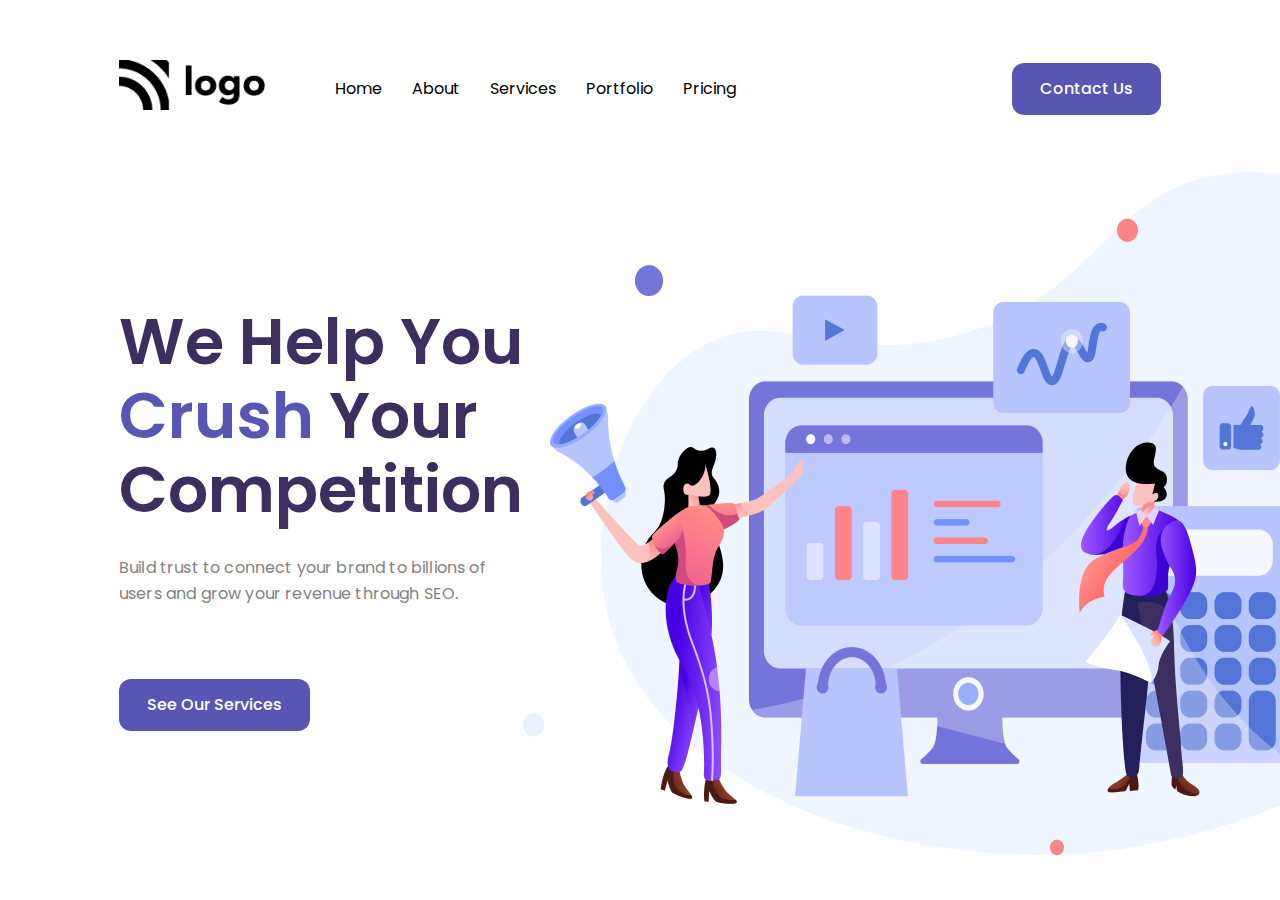
<file: HTML & CSS Assignment 2/index.html>
<!DOCTYPE html>
<html lang="en">
  <head>
    <meta charset="UTF-8" />
    <meta http-equiv="X-UA-Compatible" content="IE=edge" />
    <meta name="viewport" content="width=device-width, initial-scale=1.0" />
    <!--styles-->
    <link rel="stylesheet" href="./styles/style.css" />
    <!--fonts-->
    <link rel="preconnect" href="https://fonts.googleapis.com" />
    <link rel="preconnect" href="https://fonts.gstatic.com" crossorigin />
    <link
      href="https://fonts.googleapis.com/css2?family=Poppins:ital,wght@0,100;0,200;0,400;1,300&display=swap"
      rel="stylesheet"
    />
    <title>HTML & CSS Assignment 02</title>
  </head>
  <body>
    <div class="container">
      <section>
        <!--navbar starts here-->
        <nav class="navbar-container">
          <div class="navbar2">
            <div>
              <img class="logo" src="./assetes/Logo.png" alt="LOGO" />
            </div>
            <div>
              <ul class="list">
                <li class="list-item">Home</li>
                <li class="list-item">About</li>
                <li class="list-item">Services</li>
                <li class="list-item">Portfolio</li>
                <li class="list-item">Pricing</li>
              </ul>
            </div>
          </div>
          <div>
            <button class="btn">Contact Us</button>
          </div>
        </nav>
      </section>
      <section>
        <!--hero section-->
        <div class="container2">
          <!--left side-->
          <div>
            <h1 class="heading-text">
              We Help You <span>Crush</span> Your Competition
            </h1>
            <p class="disc">
              Build trust to connect your brand to billions of users and grow
              your revenue through SEO.
            </p>
            <button class="btn btn2">See Our Services</button>
          </div>
          <!--right side-->
          <div>
            <img src="./assetes/Header Illustration.png" alt="Illustration" />
          </div>
        </div>
      </section>
    </div>
  </body>
</html>
</file>
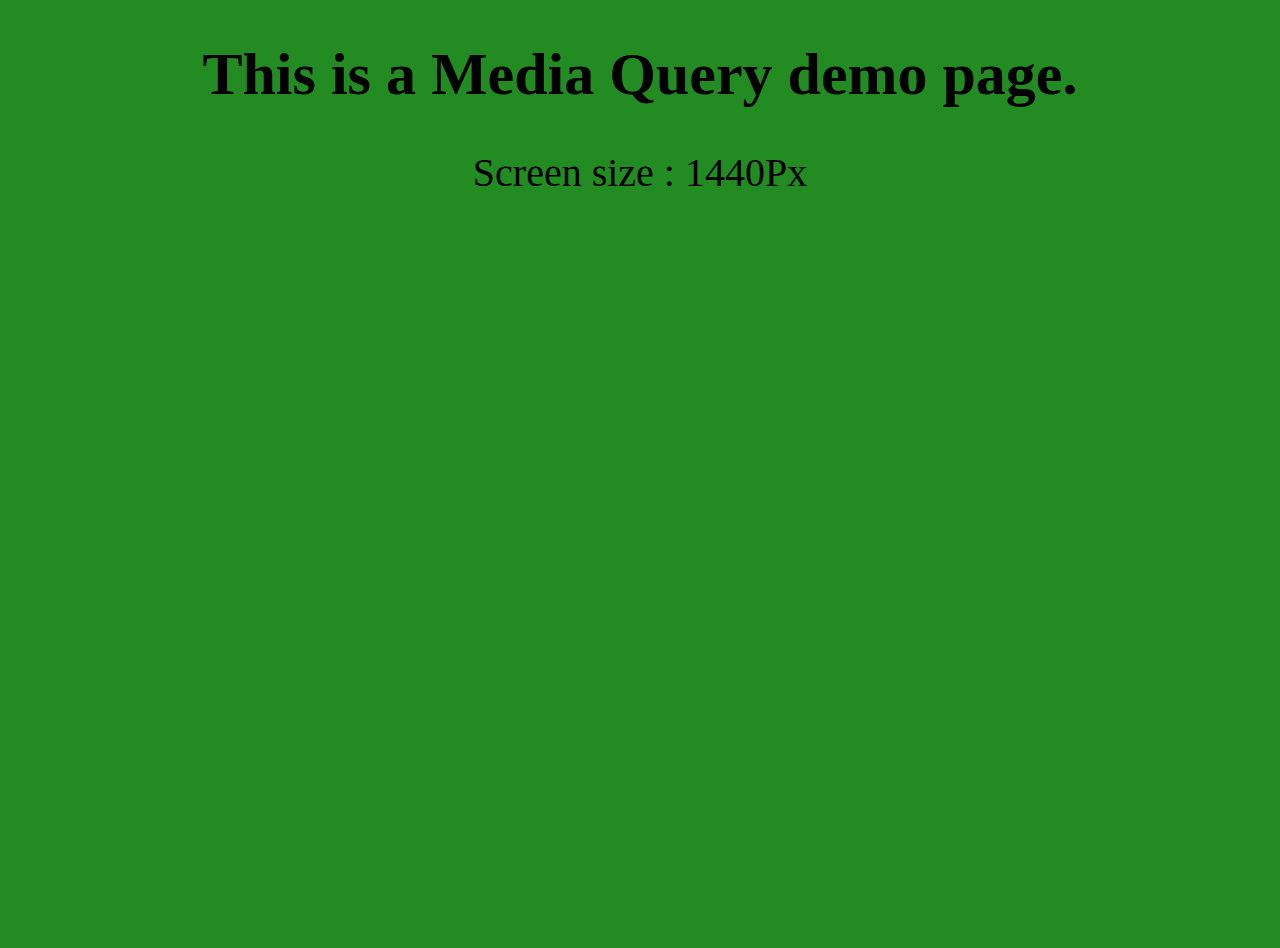
<file: HTML & CSS Project 4/index.html>
<!DOCTYPE html>
<html lang="en">
  <head>
    <meta charset="UTF-8" />
    <meta http-equiv="X-UA-Compatible" content="IE=edge" />
    <meta name="viewport" content="width=device-width, initial-scale=1.0" />
    <!--stylesheet-->
    <link rel="stylesheet" href="./styles/style.css" />

    <title>Project 4</title>
  </head>
  <body>
    <h1>This is a Media Query demo page.</h1>
    <p class="laptop_large">Screen size : 1440Px</p>
    <p class="laptop">Screen size : 1024Px</p>
    <p class="tablet">Screen size : 768Px</p>
    <p class="mobile">Screen size : 425Px</p>
  </body>
</html>
</file>
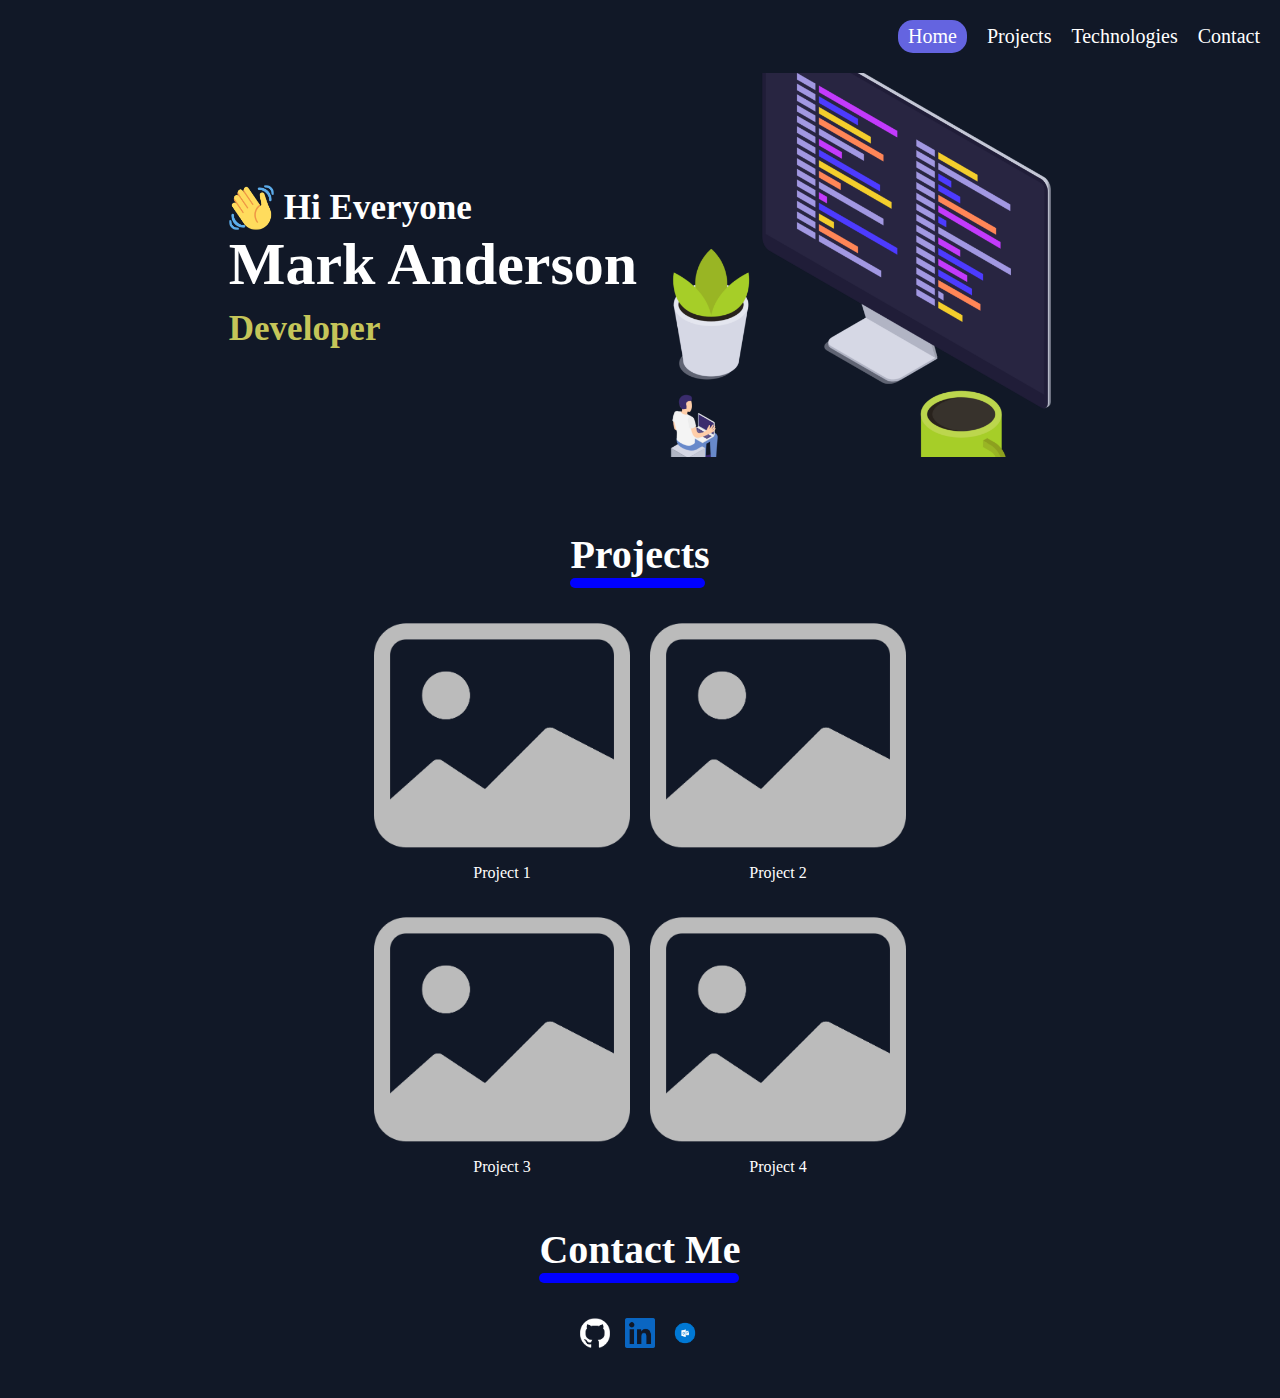
<file: HTML & CSS Project 5/index.html>
<!DOCTYPE html>
<html lang="en">
  <head>
    <meta charset="UTF-8" />
    <meta http-equiv="X-UA-Compatible" content="IE=edge" />
    <meta name="viewport" content="width=device-width, initial-scale=1.0" />
    <link rel="stylesheet" href="./styles/style.css" />
    <title>Document</title>
  </head>
  <body>
    <header>
      <nav>
        <ul>
          <li class="home-option">Home</li>
          <li>Projects</li>
          <li>Technologies</li>
          <li>Contact</li>
        </ul>
        <div>
          <img src="assets/hambrger.png" alt="menu" />
        </div>
      </nav>
      <section class="intro">
        <div class="intro-left">
          <div class="intro-line-1">
            <img src="assets/waving-hand.png" alt="hello" />
            <h3>Hi Everyone</h3>
          </div>
          <div class="intro-line-2">
            <h1>Mark Anderson</h1>
            <h2>Developer</h2>
          </div>
        </div>
        <div class="intro-right">
          <img src="assets/pc-image.png" alt="pc-image" />
        </div>
      </section>
    </header>
    <main>
      <section class="projects">
        <div>
          <h1>Projects</h1>
          <div class="horizontal-divider"></div>
        </div>
        <div class="project-list">
          <div class="project">
            <img src="assets/image.png" alt="project-image" />
            <p>Project 1</p>
          </div>
          <div class="project">
            <img src="assets/image.png" alt="project-image" />
            <p>Project 2</p>
          </div>
          <div class="project">
            <img src="assets/image.png" alt="project-image" />
            <p>Project 3</p>
          </div>
          <div class="project">
            <img src="assets/image.png" alt="project-image" />
            <p>Project 4</p>
          </div>
        </div>
      </section>
    </main>
    <footer>
      <section class="contact">
        <div>
          <h1>Contact Me</h1>
          <div class="horizontal-divider-contact"></div>
        </div>
        <div class="socials">
          <img src="assets/github.png" alt="social" />
          <img src="assets/linkedin.png" alt="social" />
          <img src="assets/outlook.png" alt="social" />
        </div>
      </section>
    </footer>
  </body>
</html>
</file>
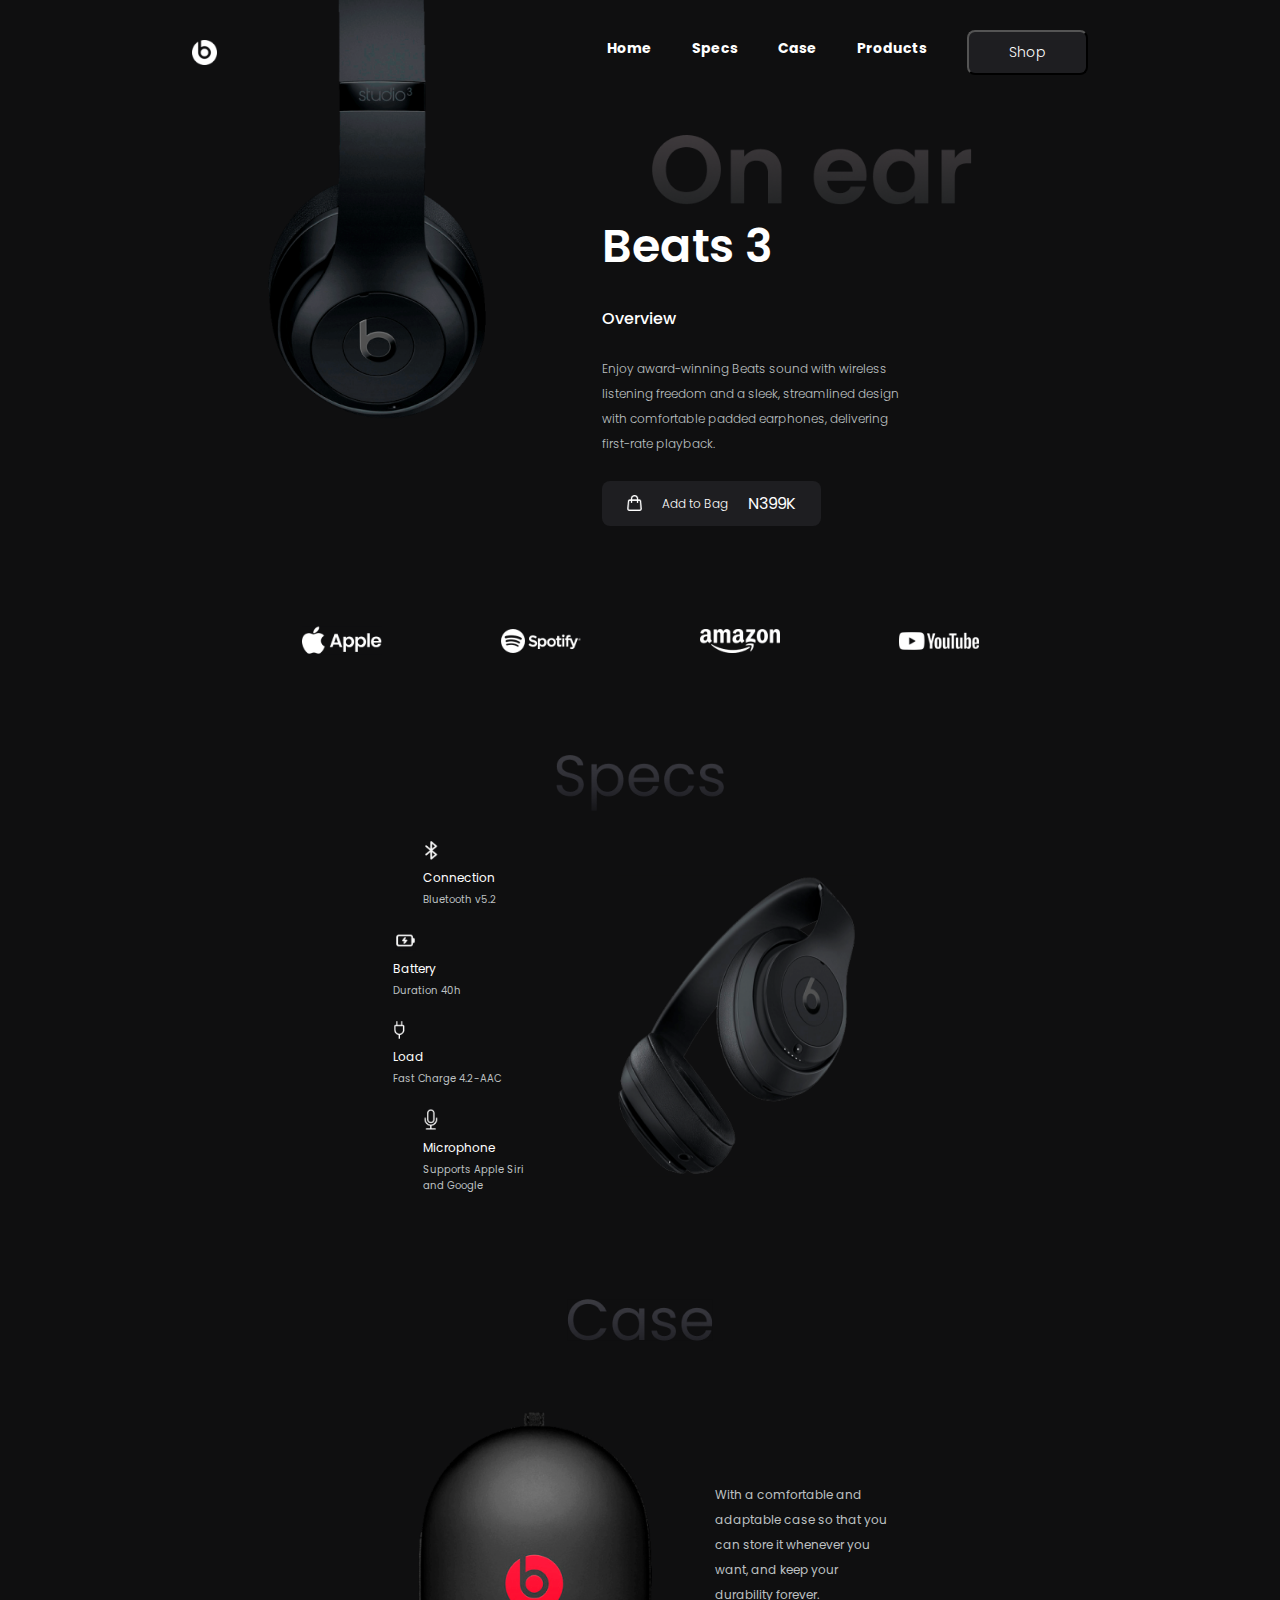
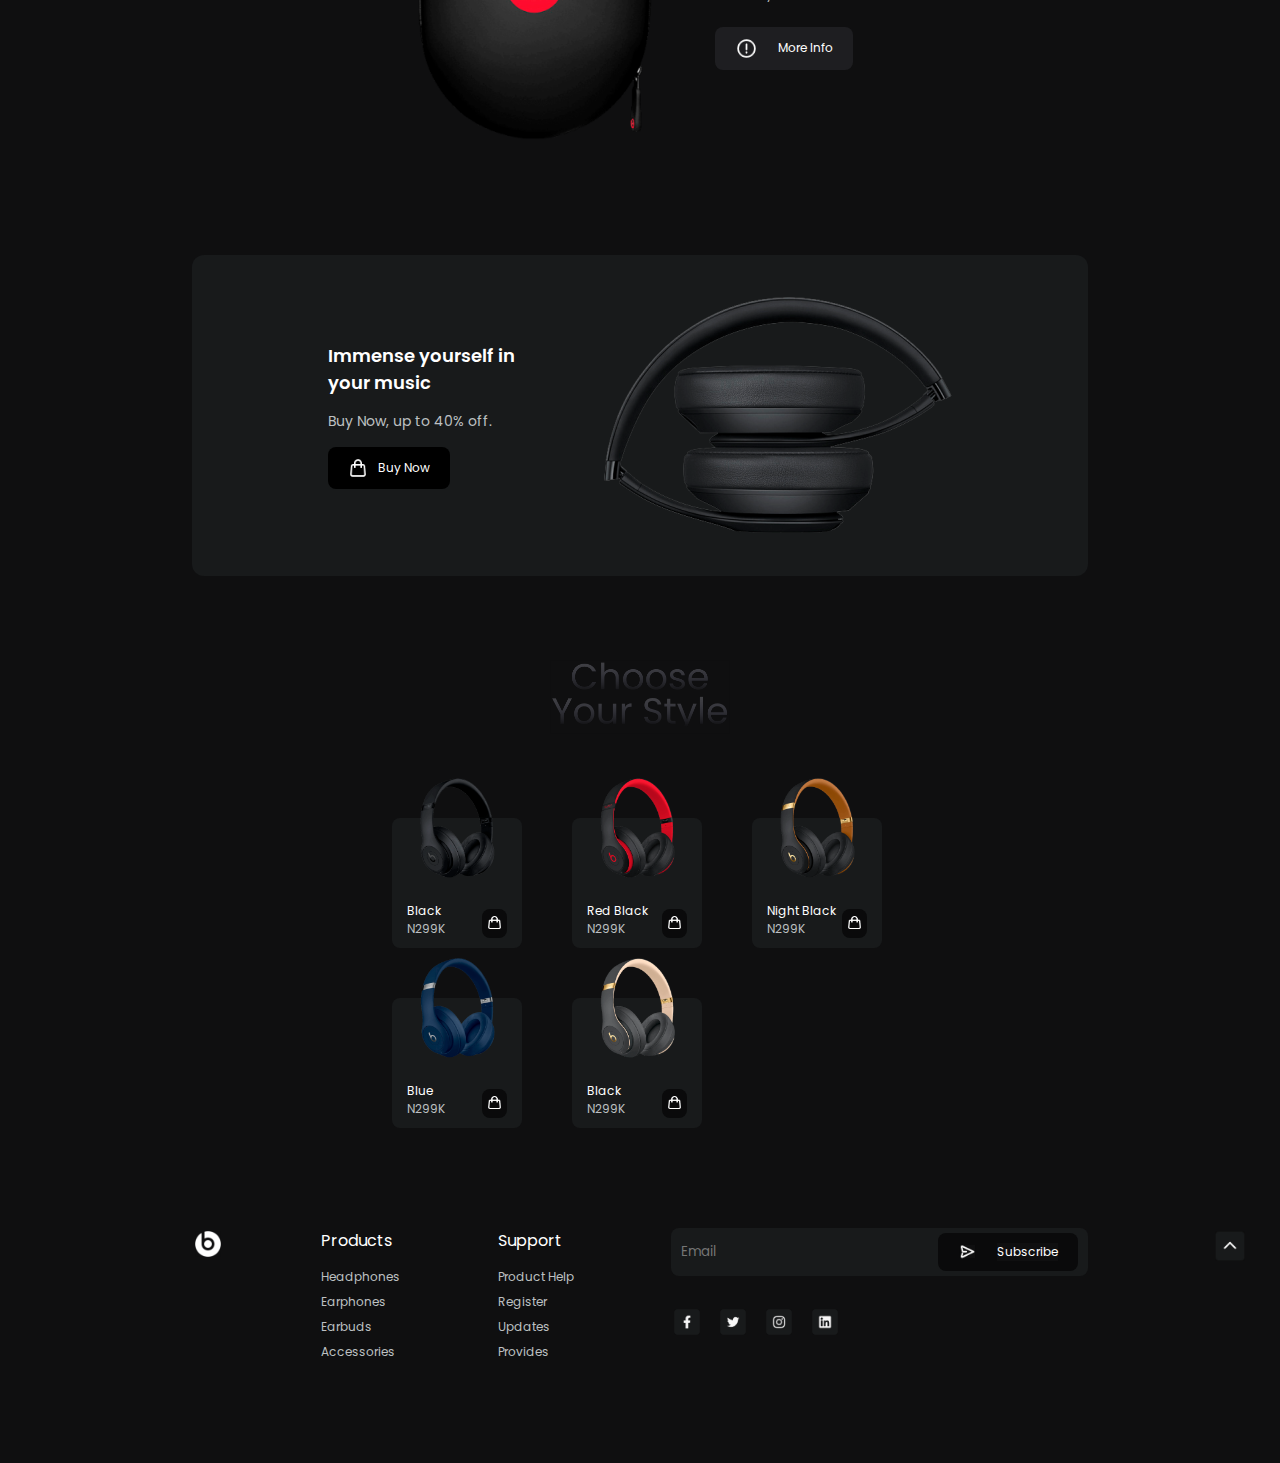
<file: html css projects/Beats project/index.html>
<!DOCTYPE html>
<html lang="en">
  <head>
    <meta charset="UTF-8" />
    <meta http-equiv="X-UA-Compatible" content="IE=edge" />
    <meta name="viewport" content="width=device-width, initial-scale=1.0" />
    <title>Beats</title>

    <!-- adding the css file -->
    <link rel="stylesheet" href="./style.css" />

    <!-- adding the poppins font -->
    <link rel="preconnect" href="https://fonts.googleapis.com" />
    <link rel="preconnect" href="https://fonts.gstatic.com" crossorigin />
    <link
      href="https://fonts.googleapis.com/css2?family=Poppins:wght@200;300;400;500;600;700;800;900&display=swap"
      rel="stylesheet"
    />
  </head>

  <body>
    <!-- creating the navigation menu -->
    <nav>
      <img src="./Photos/beatsLogo.png" alt="logo" />

      <div class="nav-right-section">
        <ul>
          <li><a href="#">Home</a></li>
          <li><a href="#">Specs</a></li>
          <li><a href="#">Case</a></li>
          <li><a href="#">Products</a></li>
        </ul>
        <button>Shop</button>
      </div>
    </nav>

    <!-- creating the main landing page -->
    <main>
      <img class="mainImg" src="./Photos/mainImage.png" alt="main image" />
      <div class="main">
        <img class="onEarImg" src="./Photos/onEar.png" alt="on ear logo" />
        <h1>Beats 3</h1>
        <h4>Overview</h4>
        <p>
          Enjoy award-winning Beats sound with wireless listening freedom and a
          sleek, streamlined design with comfortable padded earphones,
          delivering first-rate playback.
        </p>
        <div class="shopping-bag-section">
          <img src="./Icons/shoppingBag.png" alt="shopping bag" />
          <p>Add to Bag</p>
          <span>N399K</span>
        </div>
      </div>
    </main>

    <!-- section for adding social media icons -->
    <section class="social-media-section">
      <img src="./Photos/appleLogo.png" alt="apple logo" />
      <img src="./Photos/spotifyLogo.png" alt="spotify logo" />
      <img src="./Photos/amazonLogo.png" alt="amazon logo" />
      <img src="./Photos/youtubeLogo.png" alt="youtube logo" />
    </section>

    <!-- creating a new specification section -->
    <section class="specification">
      <!-- adding the specs logo -->
      <img
        class="specification-logo"
        src="./Icons/specsLogo.png"
        alt="specs logo"
      />

      <div class="specification-list">
        <!-- creating a division for holding all the specifications -->
        <div class="specification-list-items">
          <!-- creating a division for each specifications -->
          <div>
            <img src="./Icons/bluetooth.png" alt="bluetooth" />
            <p>Connection</p>
            <p>Bluetooth v5.2</p>
          </div>

          <div>
            <img src="./Icons/battery.png" alt="battery" />
            <p>Battery</p>
            <p>Duration 40h</p>
          </div>

          <div>
            <img src="./Icons/charger.png" alt="charger" />
            <p>Load</p>
            <p>Fast Charge 4.2-AAC</p>
          </div>

          <div>
            <img src="./Icons/mic.png" alt="mic" />
            <p>Microphone</p>
            <p>Supports Apple Siri and Google</p>
          </div>
        </div>

        <!-- adding an image with respect to the specification -->
        <img
          src="./Photos/specsImage.png"
          alt="specification headphone image"
        />
      </div>
    </section>

    <!-- creating a case section -->
    <section class="case">
      <!-- adding the case logo here -->
      <img class="case-logo" src="./Icons/caseLogo.png" alt="case logo" />

      <!-- creating a new division to wrap all case items -->
      <div class="case-item">
        <img
          class="case-item-img"
          src="./Photos/caseImage.png"
          alt="case image"
        />

        <div>
          <p>
            With a comfortable and adaptable case so that you can store it
            whenever you want, and keep your durability forever.
          </p>
          <p>
            <img src="./Icons/group.png" alt="group" />
            More Info
          </p>
        </div>
      </div>
    </section>

    <!-- section to allow user to buy a product -->
    <section class="buy-product">
      <div>
        <h3>Immense yourself in your music</h3>
        <p>Buy Now, up to 40% off.</p>
        <div>
          <img src="./Icons/shoppingBag.png" alt="shopping bag" />
          <p>Buy Now</p>
        </div>
      </div>

      <img src="./Photos/buyNowSectionImage.png" alt="buy now" />
    </section>

    <!-- creating a product section to display the items -->
    <section class="product">
      <!-- adding the choose style logo -->
      <img class="product-logo" src="./Icons/productLogo.png" alt="logo" />

      <!-- creating a new division for adding all the products to showcase to user -->
      <div class="product-items">
        <!-- creating card for product -->
        <div class="product-card">
          <img class="product-img" src="./Photos/black.png" alt="black" />
          <div class="product-info">
            <p>
              Black <br />
              <span>N299K</span>
            </p>

            <div>
              <img src="./Icons/shoppingBag.png" alt="shopping bag" />
            </div>
          </div>
        </div>

        <!-- creating card for product -->
        <div class="product-card">
          <img
            class="product-img"
            src="./Photos/redBlack.png"
            alt="red black"
          />
          <div class="product-info">
            <p>
              Red Black <br />
              <span>N299K</span>
            </p>

            <div>
              <img src="./Icons/shoppingBag.png" alt="shopping bag" />
            </div>
          </div>
        </div>

        <!-- creating card for product -->
        <div class="product-card">
          <img
            class="product-img"
            src="./Photos/nightBlack.png"
            alt="Night Black"
          />
          <div class="product-info">
            <p>
              Night Black <br />
              <span>N299K</span>
            </p>

            <div>
              <img src="./Icons/shoppingBag.png" alt="shopping bag" />
            </div>
          </div>
        </div>

        <!-- creating card for product -->
        <div class="product-card">
          <img class="product-img" src="./Photos/blue.png" alt="blue" />
          <div class="product-info">
            <p>
              Blue <br />
              <span>N299K</span>
            </p>

            <div>
              <img src="./Icons/shoppingBag.png" alt="shopping bag" />
            </div>
          </div>
        </div>

        <!-- creating card for product -->
        <div class="product-card">
          <img
            class="product-img"
            src="./Photos/twilightGray.png"
            alt="twilight"
          />
          <div class="product-info">
            <p>
              Black <br />
              <span>N299K</span>
            </p>

            <div>
              <img src="./Icons/shoppingBag.png" alt="shopping bag" />
            </div>
          </div>
        </div>
      </div>
    </section>

    <!-- designing the footer area of the website -->
    <footer>
      <img class="footer-logo" src="./Photos/beatsLogo.png" alt="logo" />

      <!-- creating the product navigation menu -->
      <ul>
        <li><a href="#">Products</a></li>
        <li><a href="#">Headphones</a></li>
        <li><a href="#">Earphones</a></li>
        <li><a href="#">Earbuds</a></li>
        <li><a href="#">Accessories</a></li>
      </ul>

      <!-- creating the support navigation menu -->
      <ul>
        <li><a href="#">Support</a></li>
        <li><a href="#">Product Help</a></li>
        <li><a href="#">Register</a></li>
        <li><a href="#">Updates</a></li>
        <li><a href="#">Provides</a></li>
      </ul>

      <!-- adding subscribe and social media icon buttons -->
      <div class="footer-subscription">
        <!-- adding the division for subscribe -->
        <div>
          <input type="email" placeholder="Email" />
          <div class="subscribe-button">
            <img src="./Icons/rightArrow.png" alt="rightArrow" />
            <p>Subscribe</p>
          </div>
        </div>

        <!-- social media icons -->
        <div>
          <img src="./Icons/facebook.png" alt="facebook" />
          <img src="./Icons/twitter.png" alt="twitter" />
          <img src="./Icons/instagram.png" alt="instagram" />
          <img src="./Icons/linkedin.png" alt="linkedin" />
        </div>
      </div>

      <!-- adding top arrow for icon for moving the page to top -->
      <img class="arrow-up" src="./Icons/upArrow.png" alt="upArrow" />
    </footer>
  </body>
</html>
</file>
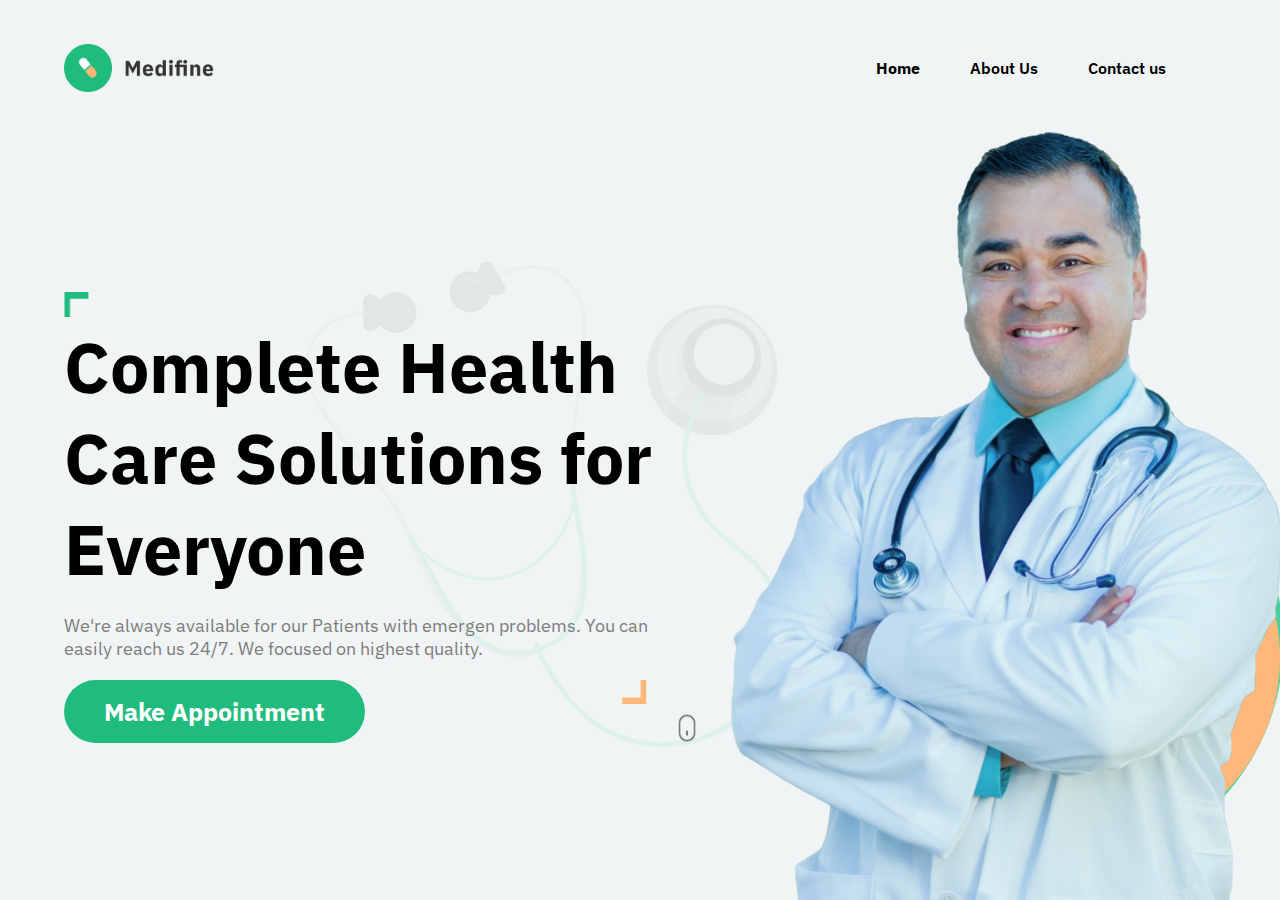
<file: html css projects/Multi-Page Website project/index.html>
<!DOCTYPE html>
<html lang="en">
  <head>
    <meta charset="UTF-8" />
    <meta http-equiv="X-UA-Compatible" content="IE=edge" />
    <meta name="viewport" content="width=device-width, initial-scale=1.0" />
    <title>Hospital Page</title>

    <!-- adding the google font -->
    <link rel="preconnect" href="https://fonts.googleapis.com" />
    <link rel="preconnect" href="https://fonts.gstatic.com" crossorigin />
    <link
      href="https://fonts.googleapis.com/css2?family=IBM+Plex+Sans:wght@200;300;400;500;600;700&family=Poppins:wght@200;300;400;500;600;700;800;900&display=swap"
      rel="stylesheet"
    />

    <!-- adding the css file -->
    <link rel="stylesheet" href="./style.css" />
  </head>

  <body>
    <!-- creating the navigation menu -->
    <nav>
      <img src="./images/logo.png" alt="logo" />
      <a href="/"></a>
      <ul>
        <li><a href="/">Home</a></li>
        <li><a href="./about/about.html">About Us</a></li>
        <li><a href="./contact/contact.html">Contact us</a></li>
      </ul>
    </nav>

    <!-- creating the hero section -->
    <main>
      <!-- creating the left section -->
      <section class="leftSection">
        <img class="topAngle" src="./images/topAngle.png" alt="topAngle" />
        <h1>Complete Health Care Solutions for Everyone</h1>
        <p>
          We're always available for our Patients with emergen problems. You can
          easily reach us 24/7. We focused on highest quality.
        </p>
        <img
          class="bottomAngle"
          src="./images/bottomAngle.png"
          alt="bottomAngle"
        />
        <img
          class="stethoscope"
          src="./images/stethoscope.png"
          alt="stethoscope"
        />
        <button>Make Appointment</button>
        <img class="mouse" src="./images/mouse.png" alt="mouse" />
      </section>

      <!-- creating the right section -->
      <section class="rightSection">
        <img class="greenBox" src="./images/greenBox.png" alt="greenBox" />
        <img class="yellowBox" src="./images/yellowBox.png" alt="yellowBox" />
        <img class="doctor" src="./images/doctor.png" alt="doctor" />
      </section>
    </main>
  </body>
</html>
</file>
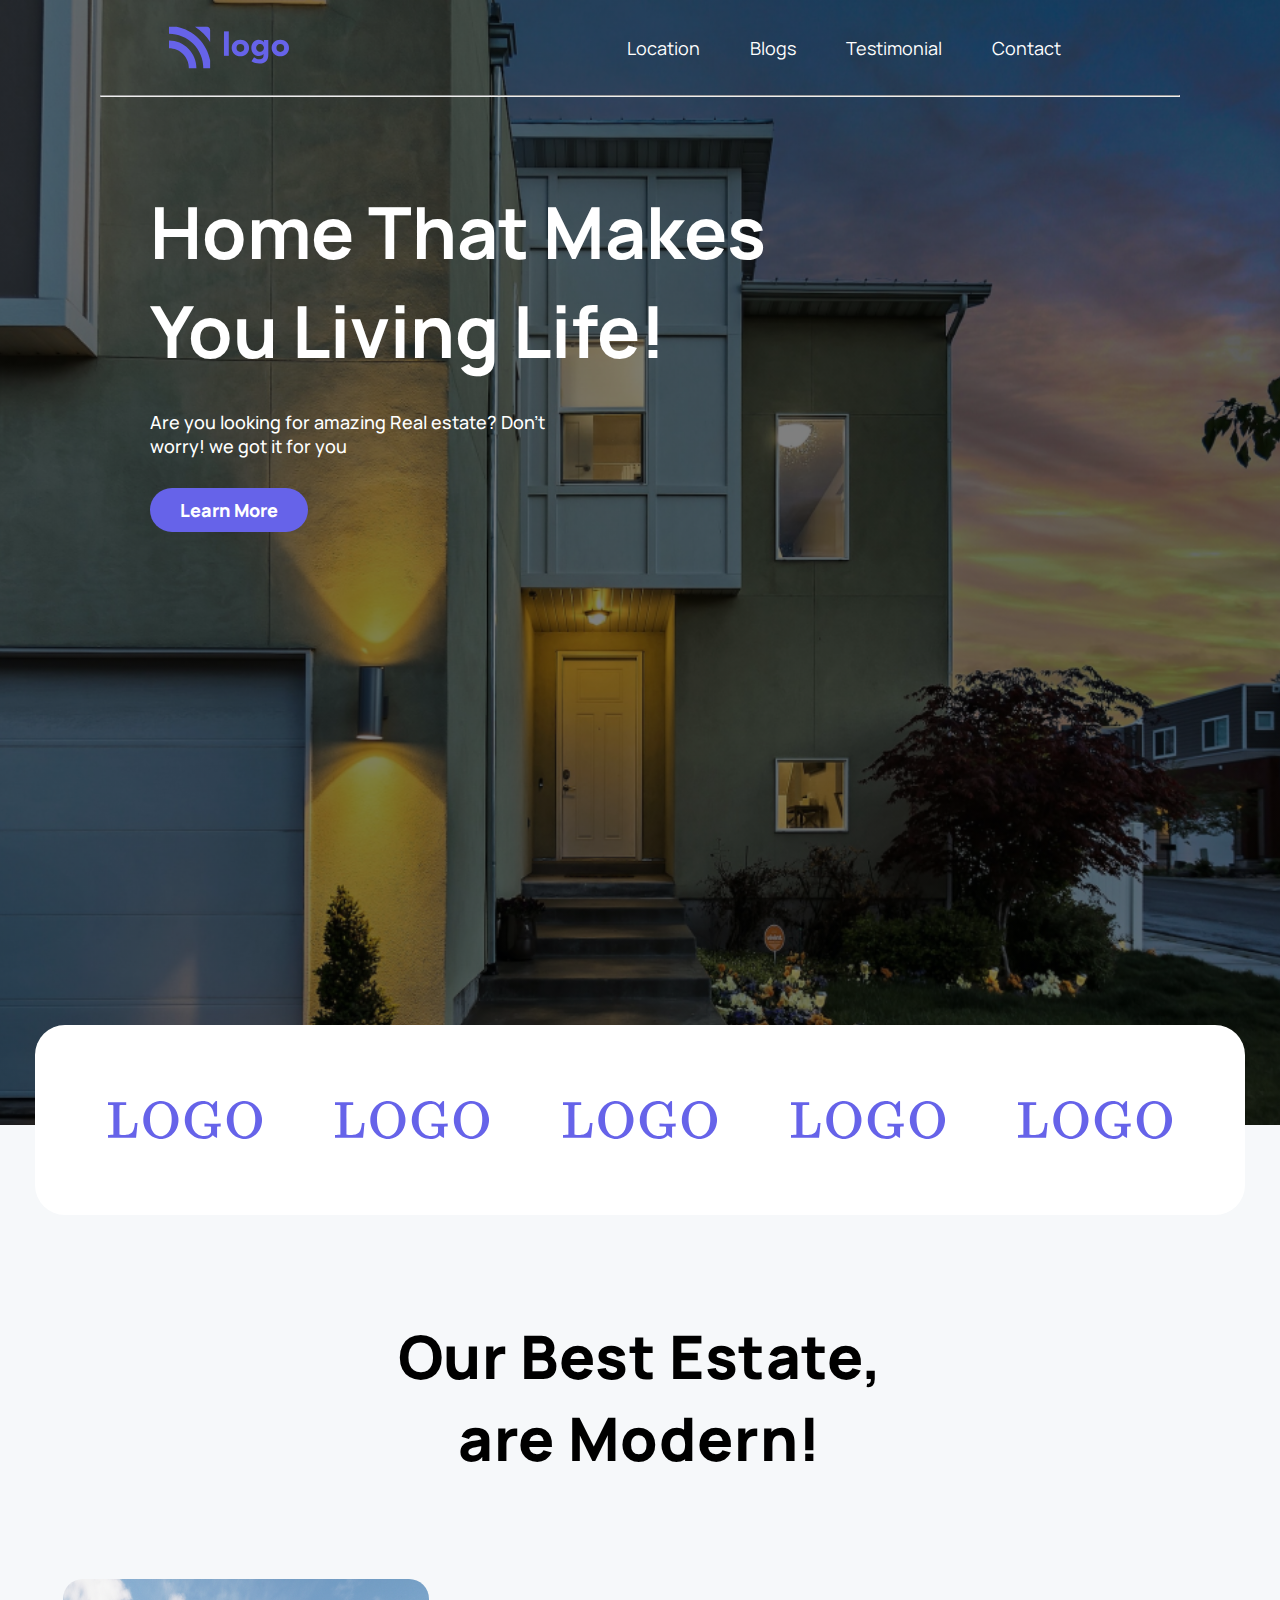
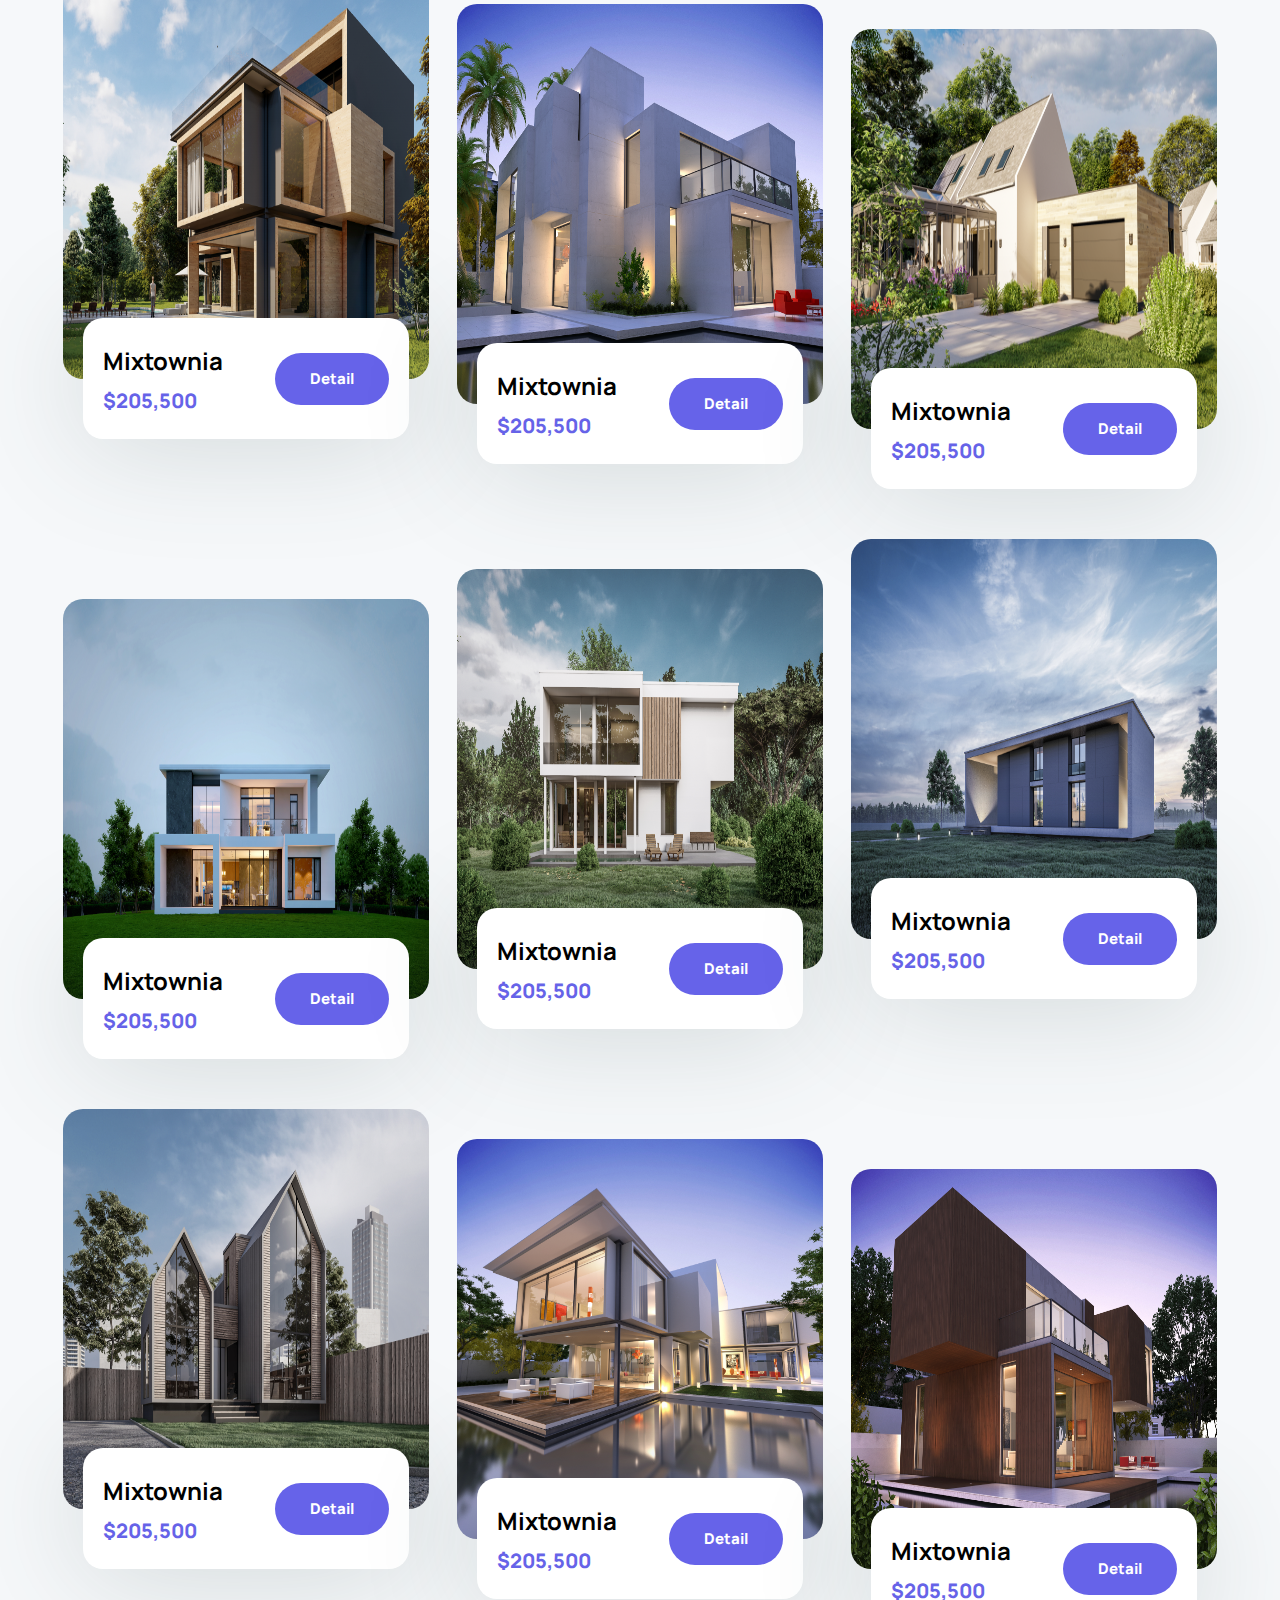
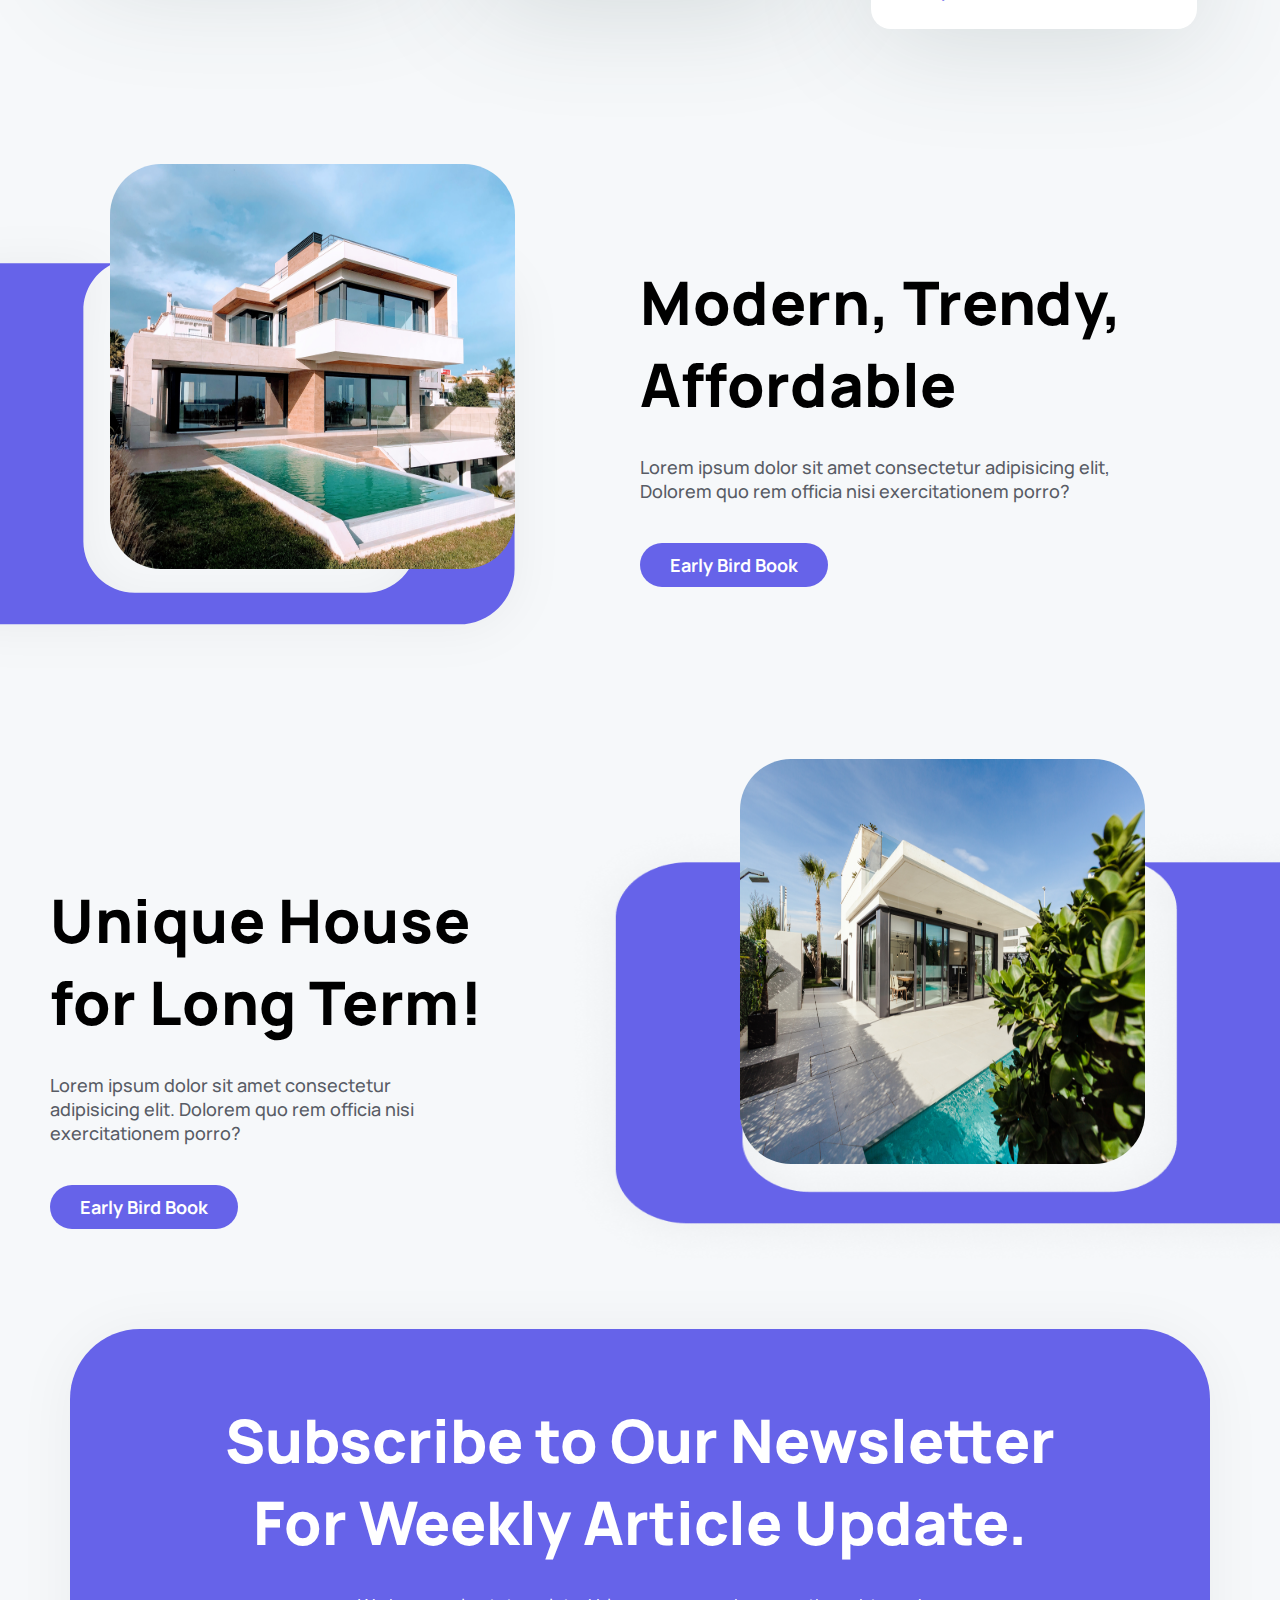
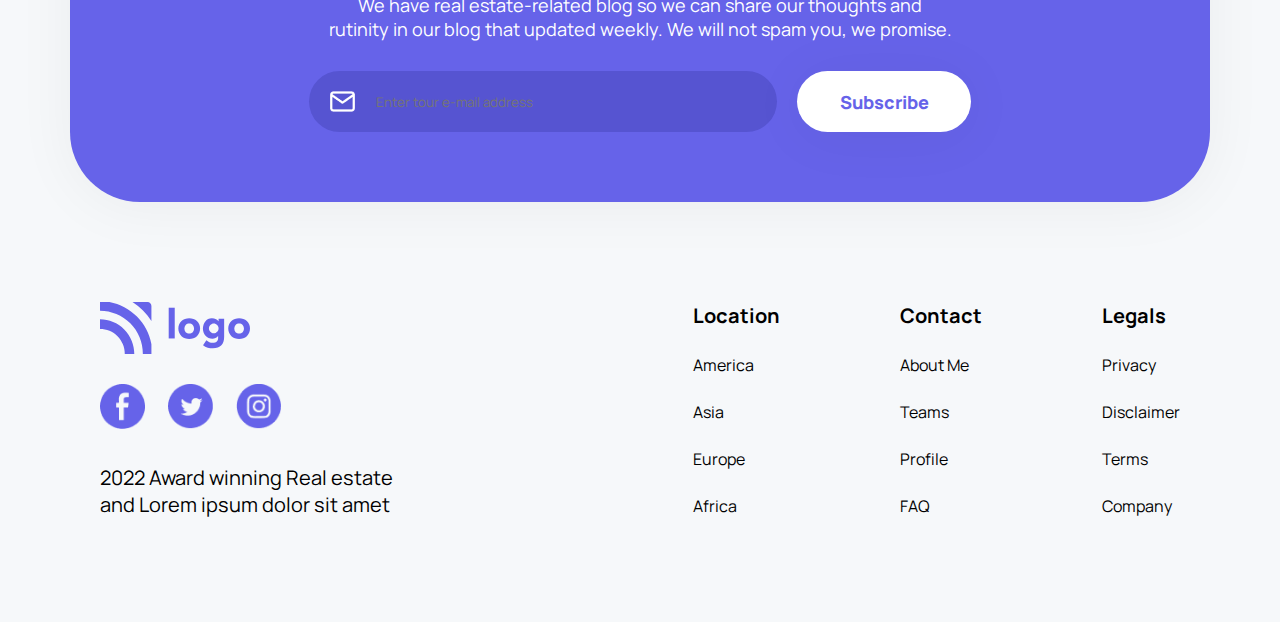
<file: html css projects/Real Estate project/index.html>
<!DOCTYPE html>
<html lang="en">
  <head>
    <meta charset="UTF-8" />
    <meta http-equiv="X-UA-Compatible" content="IE=edge" />
    <meta name="viewport" content="width=device-width, initial-scale=1.0" />
    <title>Real State</title>

    <!-- adding the font family -->
    <link rel="preconnect" href="https://fonts.googleapis.com" />
    <link rel="preconnect" href="https://fonts.gstatic.com" crossorigin />
    <link
      href="https://fonts.googleapis.com/css2?family=Manrope:wght@200;300;400;500;600;700;800&display=swap"
      rel="stylesheet"
    />

    <link rel="stylesheet" href="./style.css" />
  </head>

  <body>
    <header>
      <!-- navbar -->
      <nav>
        <img src="./Icons/Logo.svg" alt="logo image" />
        <!-- nav links -->
        <ul>
          <li><a href="#">Location</a></li>
          <li><a href="#">Blogs</a></li>
          <li><a href="#">Testimonial</a></li>
          <li><a href="#">Contact</a></li>
        </ul>
      </nav>
      <hr />

      <div>
        <h1>Home That Makes <br />You Living Life!</h1>
        <p>
          Are you looking for amazing Real estate? Don't worry! we got it for
          you
        </p>
        <button>Learn More</button>
      </div>
    </header>

    <!-- multiple logos section -->
    <section class="my-logos">
      <img src="./Icons/logoName.svg" alt="named logo" />
      <img src="./Icons/logoName.svg" alt="named logo" />
      <img src="./Icons/logoName.svg" alt="named logo" />
      <img src="./Icons/logoName.svg" alt="named logo" />
      <img src="./Icons/logoName.svg" alt="named logo" />
    </section>

    <!-- section for displaying all our real state properties in a card -->
    <section class="cards-wrapper-section">
      <h1>Our Best Estate, <br />are Modern!</h1>

      <!-- creating a main div to wrap all the cards -->
      <div class="cards-wrapper">
        <!-- creating estate property card -->
        <div class="card">
          <img src="./Photos/cardImage1.png" alt="cardImage1" />
          <!-- for displaying the property details -->
          <div class="card-box">
            <!-- displaying the price and property name -->
            <div>
              <h3>Mixtownia</h3>
              <p>$205,500</p>
            </div>
            <!-- button for more details -->
            <button>Detail</button>
          </div>
        </div>

        <!-- creating estate property card -->
        <div class="card">
          <img src="./Photos/cardImage2.png" alt="cardImage2" />
          <!-- for displaying the property details -->
          <div class="card-box">
            <!-- displaying the price and property name -->
            <div>
              <h3>Mixtownia</h3>
              <p>$205,500</p>
            </div>
            <!-- button for more details -->
            <button>Detail</button>
          </div>
        </div>

        <!-- creating estate property card -->
        <div class="card">
          <img src="./Photos/cardImage3.png" alt="cardImage3" />
          <!-- for displaying the property details -->
          <div class="card-box">
            <!-- displaying the price and property name -->
            <div>
              <h3>Mixtownia</h3>
              <p>$205,500</p>
            </div>
            <!-- button for more details -->
            <button>Detail</button>
          </div>
        </div>

        <!-- creating estate property card -->
        <div class="card">
          <img src="./Photos/cardImage4.png" alt="cardImage4" />
          <!-- for displaying the property details -->
          <div class="card-box">
            <!-- displaying the price and property name -->
            <div>
              <h3>Mixtownia</h3>
              <p>$205,500</p>
            </div>
            <!-- button for more details -->
            <button>Detail</button>
          </div>
        </div>

        <!-- creating estate property card -->
        <div class="card">
          <img src="./Photos/cardImage5.png" alt="cardImage5" />
          <!-- for displaying the property details -->
          <div class="card-box">
            <!-- displaying the price and property name -->
            <div>
              <h3>Mixtownia</h3>
              <p>$205,500</p>
            </div>
            <!-- button for more details -->
            <button>Detail</button>
          </div>
        </div>

        <!-- creating estate property card -->
        <div class="card">
          <img src="./Photos/cardImage6.png" alt="cardImage6" />
          <!-- for displaying the property details -->
          <div class="card-box">
            <!-- displaying the price and property name -->
            <div>
              <h3>Mixtownia</h3>
              <p>$205,500</p>
            </div>
            <!-- button for more details -->
            <button>Detail</button>
          </div>
        </div>

        <!-- creating estate property card -->
        <div class="card">
          <img src="./Photos/cardImage7.png" alt="cardImage7" />
          <!-- for displaying the property details -->
          <div class="card-box">
            <!-- displaying the price and property name -->
            <div>
              <h3>Mixtownia</h3>
              <p>$205,500</p>
            </div>
            <!-- button for more details -->
            <button>Detail</button>
          </div>
        </div>

        <!-- creating estate property card -->
        <div class="card">
          <img src="./Photos/cardImage8.png" alt="cardImage8" />
          <!-- for displaying the property details -->
          <div class="card-box">
            <!-- displaying the price and property name -->
            <div>
              <h3>Mixtownia</h3>
              <p>$205,500</p>
            </div>
            <!-- button for more details -->
            <button>Detail</button>
          </div>
        </div>

        <!-- creating estate property card -->
        <div class="card">
          <img src="./Photos/cardImage9.png" alt="cardImage9" />
          <!-- for displaying the property details -->
          <div class="card-box">
            <!-- displaying the price and property name -->
            <div>
              <h3>Mixtownia</h3>
              <p>$205,500</p>
            </div>
            <!-- button for more details -->
            <button>Detail</button>
          </div>
        </div>
      </div>
    </section>

    <!-- section for displaying first feature -->
    <section class="features-section first-feature-section">
      <!-- for displaying the images -->
      <div>
        <img src="./Icons/featureImageBg1.svg" alt="image background" />
        <img src="./Photos/featuresImage1.png" alt="feature image 1" />
      </div>

      <!-- for displaying the written content -->
      <div>
        <h1>Modern, Trendy, Affordable</h1>
        <p>
          Lorem ipsum dolor sit amet consectetur adipisicing elit, Dolorem quo
          rem officia nisi exercitationem porro?
        </p>
        <button>Early Bird Book</button>
      </div>
    </section>

    <!-- section for displaying second feature -->
    <section class="features-section second-feature-section">
      <!-- for displaying the written content -->
      <div>
        <h1>Unique House for Long Term!</h1>
        <p>
          Lorem ipsum dolor sit amet consectetur adipisicing elit. Dolorem quo
          rem officia nisi exercitationem porro?
        </p>
        <button>Early Bird Book</button>
      </div>

      <!-- for displaying the images -->
      <div>
        <img src="./Icons/featureImageBg2.png" alt="image background" />
        <img src="./Photos/featuresImage2.png" alt="feature image 2" />
      </div>
    </section>

    <!-- section for creating the newsletter -->
    <section class="newsletter">
      <h1>Subscribe to Our Newsletter <br> For Weekly Article Update.</h1>
      <p>
        We have real estate-related blog so we can share our thoughts and
        rutinity in our blog that updated weekly. We will not spam you, we
        promise.
      </p>

      <!-- for taking user email -->
      <form>
        <div>
          <img src="./Icons/mail.png" alt="mail">
          <input type="text" placeholder="Enter tour e-mail address"/>
        </div>
        <button>Subscribe</button>
      </form>
    </section>

    <!-- creating the footer area -->
    <footer>
      <div>
        <img src="./Icons/Logo.svg" alt="logo" />
        <!-- for social media icons -->
        <div>
          <img src="./Icons/facebook.png" alt="facebook icon" />
          <img src="./Icons/twitter.png" alt="twitter icon" />
          <img src="./Icons/instagram.png" alt="instagram icon" />
        </div>
        <p>2022 Award winning Real estate and Lorem ipsum dolor sit amet</p>
      </div>

      <!-- for all different pages links -->
      <div class="footer-links">
        <div class="footer-links-content">
          <ul>
            <li><a href="#">Location</a></li>
            <li><a href="#">America</a></li>
            <li><a href="#">Asia</a></li>
            <li><a href="#">Europe</a></li>
            <li><a href="#">Africa</a></li>
          </ul>
        </div>

        <div class="footer-links-content">
          <ul>
            <li><a href="#">Contact</a></li>
            <li><a href="#">About Me</a></li>
            <li><a href="#">Teams</a></li>
            <li><a href="#">Profile</a></li>
            <li><a href="#">FAQ</a></li>
          </ul>
        </div>

        <div class="footer-links-content">
          <ul>
            <li><a href="#">Legals</a></li>
            <li><a href="#">Privacy</a></li>
            <li><a href="#">Disclaimer</a></li>
            <li><a href="#">Terms</a></li>
            <li><a href="#">Company</a></li>
          </ul>
        </div>
      </div>
    </footer>
  </body>
</html>
</file>
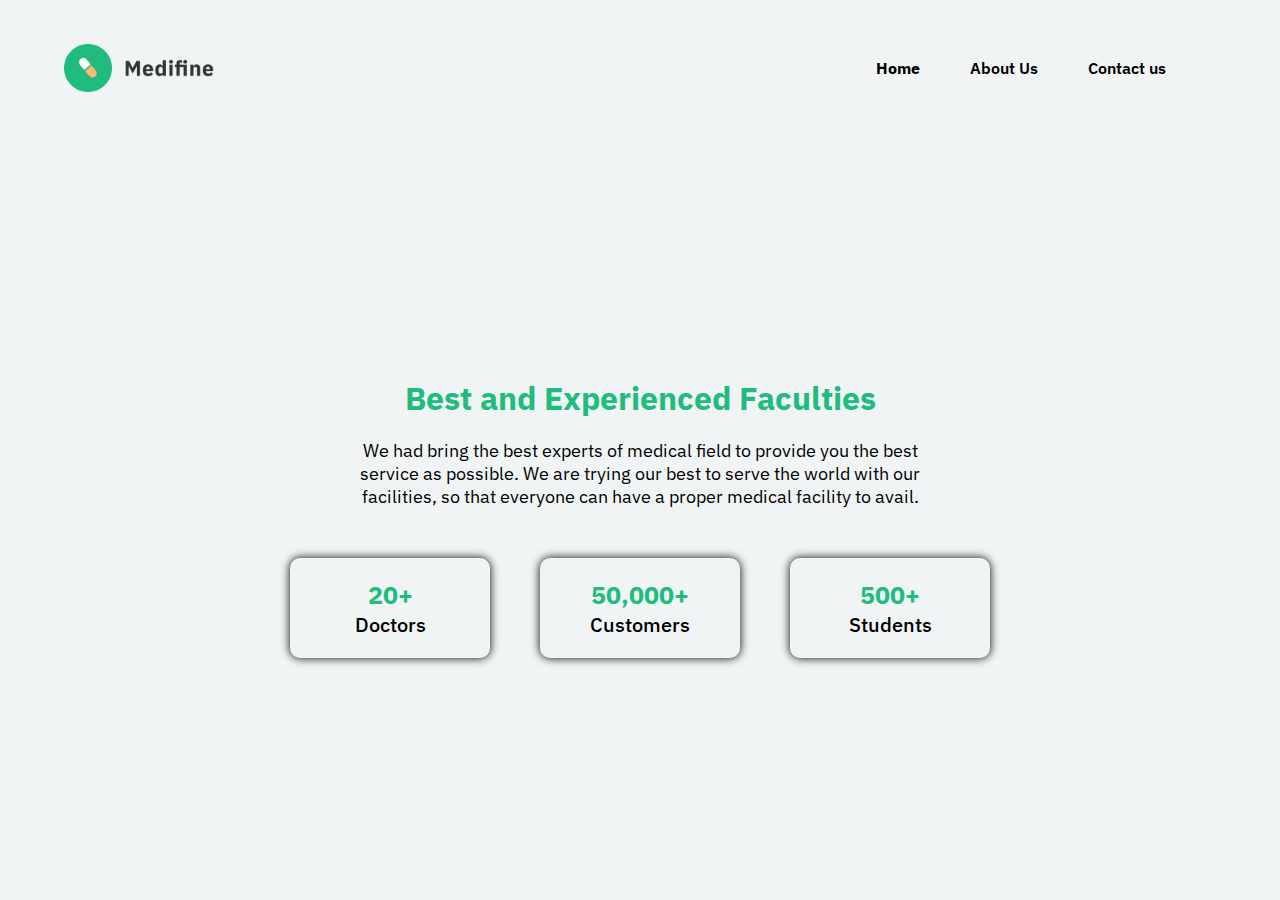
<file: html css projects/Multi-Page Website project/about/about.html>
<!DOCTYPE html>
<html lang="en">
  <head>
    <meta charset="UTF-8" />
    <meta http-equiv="X-UA-Compatible" content="IE=edge" />
    <meta name="viewport" content="width=device-width, initial-scale=1.0" />
    <title>Hospital Page</title>

    <!-- adding the google font -->
    <link rel="preconnect" href="https://fonts.googleapis.com" />
    <link rel="preconnect" href="https://fonts.gstatic.com" crossorigin />
    <link
      href="https://fonts.googleapis.com/css2?family=IBM+Plex+Sans:wght@200;300;400;500;600;700&family=Poppins:wght@200;300;400;500;600;700;800;900&display=swap"
      rel="stylesheet"
    />

    <!-- adding the css file -->
    <link rel="stylesheet" href="./about.css" />
  </head>

  <body>
    <!-- creating the navigation menu -->
    <nav>
      <img src="../images/logo.png" alt="logo" />
      <a href="/"></a>
      <ul>
        <li><a href="/">Home</a></li>
        <li><a href="/about/about.html">About Us</a></li>
        <li><a href="/contact/contact.html">Contact us</a></li>
      </ul>
    </nav>

    <!-- creating the main section -->
    <main>
      <!-- adding the hospital details -->
      <div class="hospitalDescription">
        <h1>Best and Experienced Faculties</h1>
        <p>
          We had bring the best experts of medical field to provide you the best
          service as possible. We are trying our best to serve the world with
          our facilities, so that everyone can have a proper medical facility to
          avail.
        </p>
      </div>

      <!-- adding the achievement cards -->
      <div class="achievement">
        <div class="achievementCard">
          <span>20+</span>
          <p>Doctors</p>
        </div>

        <div class="achievementCard">
          <span>50,000+</span>
          <p>Customers</p>
        </div>

        <div class="achievementCard">
          <span>500+</span>
          <p>Students</p>
        </div>
      </div>
    </main>
  </body>
</html>
</file>
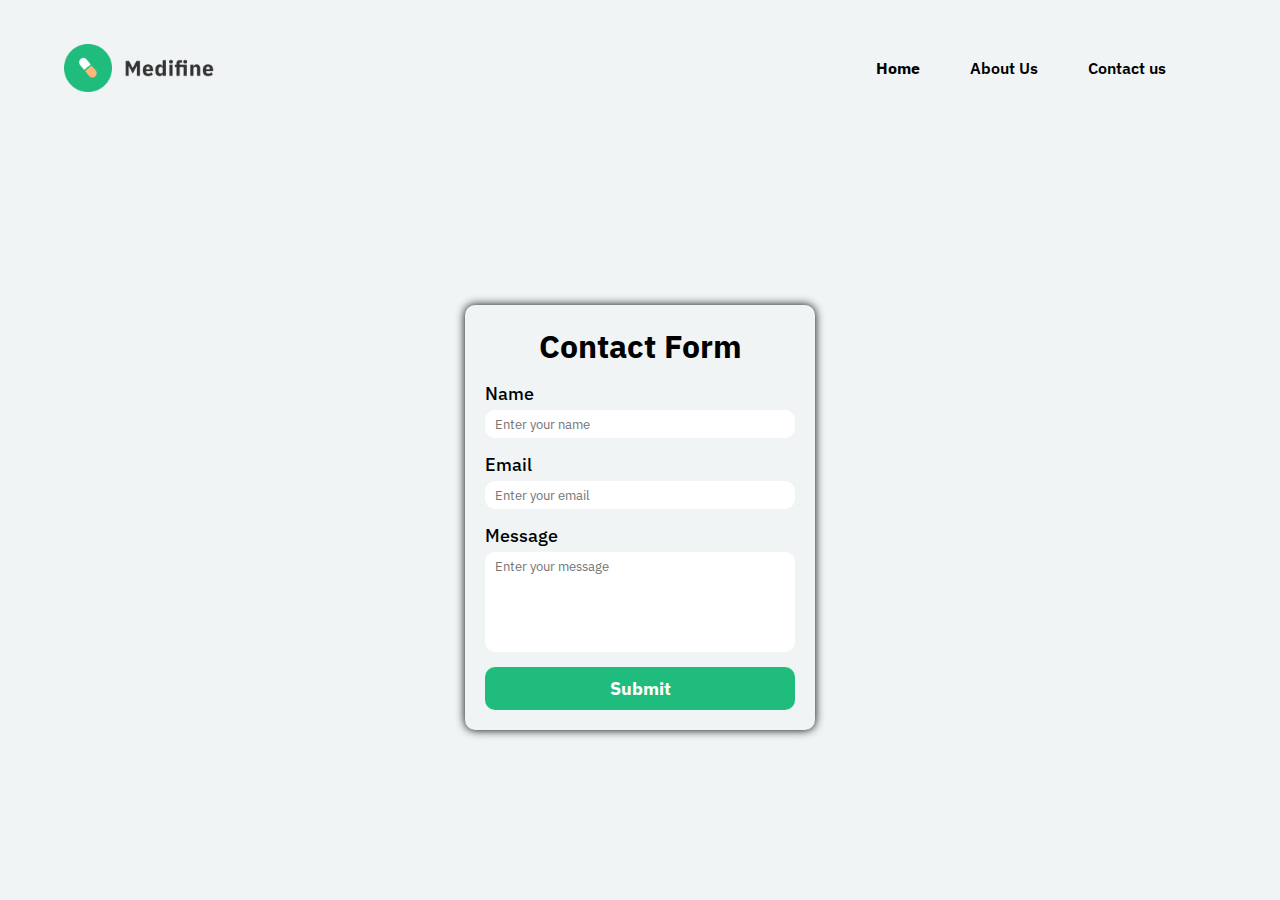
<file: html css projects/Multi-Page Website project/contact/contact.html>
<!DOCTYPE html>
<html lang="en">
  <head>
    <meta charset="UTF-8" />
    <meta http-equiv="X-UA-Compatible" content="IE=edge" />
    <meta name="viewport" content="width=device-width, initial-scale=1.0" />
    <title>Hospital Page</title>

    <!-- adding the google font -->
    <link rel="preconnect" href="https://fonts.googleapis.com" />
    <link rel="preconnect" href="https://fonts.gstatic.com" crossorigin />
    <link
      href="https://fonts.googleapis.com/css2?family=IBM+Plex+Sans:wght@200;300;400;500;600;700&family=Poppins:wght@200;300;400;500;600;700;800;900&display=swap"
      rel="stylesheet"
    />

    <!-- adding the css file -->
    <link rel="stylesheet" href="./contact.css" />
  </head>

  <body>
    <!-- creating the navigation menu -->
    <nav>
        <img src="../images/logo.png" alt="logo" />
        <a href="/"></a>
        <ul>
          <li><a href="/">Home</a></li>
          <li><a href="/about/about.html">About Us</a></li>
          <li><a href="/contact/contact.html">Contact us</a></li>
        </ul>
      </nav>

      <!-- creating the main section -->
      <main>
        <!-- creating the contact form -->
        <form>
          <h1>Contact Form</h1>

          <div>
            <label>Name</label>
            <input type="text" placeholder="Enter your name">
          </div>

          <div>
            <label>Email</label>
            <input type="text" placeholder="Enter your email">
          </div>

          <div>
            <label>Message</label>
            <textarea placeholder="Enter your message"></textarea>
          </div>

          <button>Submit</button>
        </form>
      </main>
  </body>
</html>
</file>
<file: HTML & CSS Assignment 2/styles/style.css>
*{
    margin: 0px;
    padding: 0px;
    box-sizing: border-box;
    font-family: 'Poppins', sans-serif;
}

.container{
    max-width: 130rem;
    margin: 0 auto;
    padding: 0 119px;
}

/*------navbar--------*/

.navbar-container{
    display: flex;
    align-items: center;
    justify-content: space-between;
    margin-top: 60px;
}

.list{
    display: flex;
    align-items: center;
    list-style: none;
    gap: 30px;
    font-size: 16px;
    font-family: "Poppins";
    font-weight: 400;
    line-height: 24px;
    color: #000;
}

.list li {
    cursor: pointer;
  }
  
  .list li:hover {
    color: #ff0800;
    font-weight: 700;
  }

  .navbar2{
    display: flex;
    align-items: center;
    justify-content: space-between;
    gap: 70px;
  }
  
  .logo{
    height: 50px;
    width: auto;
  }

  /*--------herosection---------*/

  .container2{
    display: flex;
    align-items: center;
    justify-content: space-between;
    margin-top: 55px;
  }

  .heading-text{
    font-family: "Poppins";
    font-style: normal;
    font-weight: 600;
    font-size: 64px;
    line-height: 74px;
    color: #3c2f60;
  }

  .heading-text span{
    color: #5955b3;
  }

  .disc{
    font-family: "Poppins";
    font-style: normal;
    font-weight: 400;
    font-size: 16px;
    line-height: 26px;
    letter-spacing: 0.01em;
    color: #828282;
    margin-top: 28px;
  }

  .btn{
    padding: 14px 28px;
    background-color: #5955b3;
    border: none;
    border-radius: 12px;
    font-family: "Poppins";
    font-style: normal;
    font-weight: 500;
    font-size: 16px;
    line-height: 24px;
    display: flex;
    align-items: center;
    text-align: center;
    color: #ffffff;
  }

  .btn2{
    margin-top: 72px;
  }
</file>
<file: HTML & CSS Project 4/styles/style.css>
body{
    height: 100vh;
    background-color: #7fffd4;
}

h1{
    font-size: 60px;
    text-align: center;
}

.laptop_large,
.laptop,
.tablet,
.mobile{
    font-size: 40px;
    text-align: center;
    display: none;
}

@media screen and (min-width: 0px) and (max-width: 425px) {
    body{
        background-color: #dc143c
        ;
    }

    .mobile{
        display: block;
    }

}

@media screen and (min-width: 426px) and (max-width: 768px) {
    body{
        background-color: #00ffff
        ;
    }

    .tablet{
        display: block;
    }

}

@media screen and (min-width: 769px) and (max-width: 1024px) {
    body{
        background-color: #b8860b
        ;
    }

    .laptop{
        display: block;
    }

}

@media screen and (min-width: 1025px) {
    body{
        background-color: #228b22
        ;
    }

    .laptop_large{
        display: block;
    }

}
</file>
<file: HTML & CSS Project 5/styles/style.css>
*{
    margin: 0;
    padding: 0;
    box-sizing: border-box;
    background-color: #111827;
    color: white;
}
img:hover{
    cursor: pointer;
}
nav{
    margin: 20px;
}
nav ul{
    display: flex;
    flex-direction: row;
    justify-content: right;
    align-items: center;
    gap: 20px;
}
nav ul li{
    list-style-type: none;
    font-size: 20px;
}
img[alt="menu"]{
    width: 20px;
    display: none;
}
.home-option{
    padding: 5px 10px;
    background: rgb(100, 100, 224);
    border-radius: 15px;
}

.intro{
    max-width: 100vw;
    margin: 20px;
    display: flex;
    flex-direction: row;
    justify-content: center;
    align-items: center;
    gap: 30px;
}
.intro-line-1{
    display: flex;
    flex-direction: row;
    align-items: center;
    gap: 10px;
    font-size: 30px;
}
.intro-line-2{
    display: flex;
    flex-direction: column;
    justify-content: center;
    gap: 10px;
}
.intro-line-2 h1{
    font-size: 60px;
}
.intro-line-2 h2{
    font-size: 35px;
    color: rgb(197, 197, 89);
}
.projects{
    margin-top: 70px;
    display: flex;
    flex-direction: column;
    justify-content: center;
    align-items: center;
}
.projects div h1{
    font-size: 40px;
}
.horizontal-divider{
    height: 10px;
    width: 135px;
    background-color: blue;
    border-radius: 20px;
    margin-bottom: 20px;
}
.project-list{
    display: grid;
    grid-template-columns: 1fr 1fr;
    align-items: center;
    justify-content: center;
    row-gap: 20px;
     column-gap: 20px; 
}
img[alt="hello"]{
    height: 45px;
}
img[alt="pc-image"]{
    width: 30vw;
}
img[alt="project-image"]{
    width: 20vw;
}
.project{
    display: flex;
    flex-direction: column;
    justify-content: center;
    align-items: center;
}
.contact{
    margin: 50px;
    display: flex;
    flex-direction: column;
    justify-content: center;
    align-items: center;
    gap: 15px;

}
.contact div h1{
    font-size: 40px;
}
.horizontal-divider-contact{
    height: 10px;
    width: 200px;
    background-color: blue;
    border-radius: 20px;
    margin-bottom: 20px;
}
.socials{
    display: flex;
    justify-content: center;
    align-items: center;
    gap: 15px;
}
img[alt="social"]{
    width: 30px;
}

@media screen and (max-width: 576px) {
    nav ul{
        display: none;
    }
    img[alt="menu"]{
        display: block;
    }
    .intro{
        display: flex;
        flex-direction: column;
    }
    img[alt="pc-image"]{
        width: 60vw;
    }
    .intro-line-1{
        display: flex;
        flex-direction: column;
        justify-content: center;
        align-items: center;
        gap: 10px;
        font-size: 20px;
    }
    .intro-line-2 h1{
        font-size: 40px;
    }
    .intro-line-2 h2{
        font-size: 25px;
        text-align: center;
    }
    .project-list{
        display: grid;
        grid-template-columns: 1fr;
        align-items: center;
        justify-content: center;
        row-gap: 20px;
        column-gap: 20px; 
    }
    img[alt="project-image"]{
        width: 55vw;
    }
    .projects div h1{
        font-size: 35px;
    }
    .contact div h1{
        font-size: 35px;
    }
    .horizontal-divider-contact{
        height: 10px;
        width: 180px;
        background-color: blue;
        border-radius: 20px;
        margin-bottom: 20px;
    }
    

}
</file>
<file: html css projects/Beats project/style.css>
* {
  margin: 0;
  padding: 0;
  outline: 0;
  box-sizing: border-box;
  background: #0f0f10;
  font-family: "Poppins", sans-serif;
  color: #ffffff;
}

/* removing the default css of a tags */
a {
  text-decoration: none;
}

/* removing the default css of li tags */
li {
  list-style: none;
}

body {
  margin: 0 15vw;
}

/* designing the navigation menu */
nav {
  display: flex;
  width: 100%;
  align-items: center;
  justify-content: space-between;
  padding: 30px 0;
}

nav img {
  width: 25px;
  height: 25px;
}

nav ul {
  display: flex;
}

nav ul li {
  margin-right: 40px;
}

nav ul li a {
  font-weight: 700;
  font-size: 14px;
  color: white;
}

nav ul li:first-child a{
  font-weight: 700;
  font-size: 14px;
}

.nav-right-section {
  display: flex;
  align-items: center;
}

.nav-right-section button {
  background: #1e1e21;
  border-radius: 8px;
  font-weight: 300;
  font-size: 14px;
  padding: 10px 40px;
}

/* designing the main section */
main {
  display: flex;
  align-items: flex-start;
  margin-top: 30px;
  position: relative;
}

.mainImg {
  width: 230px;
  position: relative;
  top: -250px;
  left: 70px;
}

.main {
  margin-left: 180px;
}

.onEarImg {
  width: 320px;
  margin-left: 50px;
}

.main h1 {
  font-weight: 600;
  font-size: 46px;
  margin-bottom: 25px;
}

.main h4 {
  font-weight: 500;
  font-size: 16px;
  margin-bottom: 25px;
}

.main p {
  width: 65%;
  font-size: 12px;
  font-weight: 300;
  color: #bdc0c2;
  line-height: 25px;
  margin-bottom: 25px;
}

.shopping-bag-section {
  display: flex;
  align-items: center;
  gap: 20px;
  background: #1e1e21;
  border-radius: 8px;
  width: fit-content;
  padding: 10px 25px;
}

.shopping-bag-section img {
  width: 15px;
  background-color: transparent;
}

.shopping-bag-section p {
  margin-bottom: 0;
  color: white;
  background-color: transparent;
}

.shopping-bag-section span {
  background-color: transparent;
}

/* designing the social media section */
.social-media-section {
  display: flex;
  align-items: center;
  justify-content: space-around;
  padding: 0 50px;
  position: relative;
  top: -50px;
  margin-bottom: 40px;
}

.social-media-section img {
  scale: 0.8;
}

/* designing the specification section */
.specification {
  display: flex;
  flex-direction: column;
  align-items: center;
}

.specification-logo,
.case-logo {
  scale: 0.8;
  margin-bottom: 20px;
}

.specification-list {
  display: flex;
}

.specification-list img {
  scale: 0.8;
}

.specification-list-items div {
  margin-bottom: 20px;
}

.specification-list-items div img {
  scale: 0.8;
}

.specification-list-items div p {
  font-size: 12px;
}

.specification-list-items div p:last-child {
  color: #bdc0c2;
  font-size: 10px;
  margin-top: 5px;
  width: 70%;
}

.specification-list-items div:first-child,
.specification-list-items div:last-child {
  margin-left: 30px;
}

/* designing the case section */
.case {
  margin-top: 80px;
  display: flex;
  flex-direction: column;
  align-items: center;
}

.case-item {
  display: flex;
  gap: 30px;
  align-items: center;
  justify-content: center;
}

.case-item-img {
  scale: 0.8;
  /* width: 50%; */
}

.case-item div {
  width: 20%;
}

.case-item div p:first-child {
  color: #bdc0c2;
  font-size: 12px;
  font-weight: 400;
  line-height: 25px;
  margin-bottom: 20px;
}

.case-item div p:last-child img {
  scale: 0.8;
  background-color: transparent;
}

.case-item div p:last-child {
  width: fit-content;
  background: #1e1e21;
  border-radius: 8px;
  display: flex;
  align-items: center;
  gap: 20px;
  font-size: 12px;
  padding: 10px 20px;
}

/* buy product section */
.buy-product {
  background: #181a1b;
  border-radius: 12px;
  display: flex;
  align-items: center;
  justify-content: center;
  gap: 50px;
  margin-top: 70px;
  padding: 40px 0;
}

.buy-product div,
.buy-product p,
.buy-product h3,
.buy-product img {
  background-color: transparent;
}

.buy-product div {
  width: 25%;
}

.buy-product div h3 {
  font-weight: 600;
  font-size: 18px;
  margin-bottom: 15px;
}

.buy-product div p {
  color: #bdc0c2;
  font-size: 14px;
  margin-bottom: 15px;
}

.buy-product div div {
  display: flex;
  align-items: center;
  width: fit-content;
  background: #000000;
  border-radius: 8px;
  padding: 10px 20px;
}

.buy-product div div img {
  scale: 0.8;
  margin-right: 10px;
}

.buy-product div div p {
  margin-bottom: 0;
  font-size: 12px;
  color: white;
}

/* designing the product section for displaying the items */
.product {
  display: flex;
  flex-direction: column;
  margin: 0 150px;
}

.product-logo {
  display: flex;
  flex-direction: column;
}

.product-logo {
  scale: 0.3;
}

.product-items {
  display: flex;
  align-items: center;
  flex-wrap: wrap;
  gap: 50px;
  padding-left: 50px;
}

.product-card {
  position: relative;
  width: 130px;
  height: 130px;
  background: #181a1b;
  border-radius: 8px;
}

.product-img {
  width: 75px;
  height: 100px;
  position: absolute;
  z-index: 100;
  top: -40px;
  left: 28px;
}

.product-img,
.product-card p,
.product-card span,
.product-card img,
.product-card div {
  background-color: transparent;
}

.product-info {
  position: absolute;
  bottom: 0;
  width: 100%;
  display: flex;
  align-items: flex-end;
  justify-content: space-between;
  padding: 10px 15px;
}

.product-info p {
  font-size: 12px;
}

.product-info p span {
  color: #bdc0c2;
}

.product-info div {
  background: #0a0a0b;
  border-radius: 8px;
  padding: 2px 6px;
}

.product-info div img {
  width: 13px;
  height: 13px;
}

/* designing the footer section */
footer{
  margin: 100px 0;
  display: flex;
  align-items: flex-start;
  justify-content: space-between;
  position: relative;
}

.footer-logo{
  scale: 0.8;
}

ul li a{
  font-size: 12px;
  color: #BDC0C2;
}

ul li:first-child a{
  font-size: 16px;
  font-weight: 400;
  color: white;
}

ul li:first-child{
  margin-bottom: 10px;
}

.footer-subscription{
  display: flex;
  flex-direction: column;
  gap: 30px;
}

.footer-subscription div:first-child{
  background: #181A1B;
border-radius: 8px;
padding: 5px 10px;
display: flex;
}

.footer-subscription div:first-child input{
  border: none;
  background-color: transparent;
}

.subscribe-button{
  background: #0A0A0B;
  border-radius: 8px;
  padding: 10px 20px;
  border: none;
  display: flex;
  align-items: center;
  gap: 10px;
}

.subscribe-button img{
  scale: 0.8;
}

.subscribe-button p{
  font-size: 12px;
}

.footer-subscription div:last-child img{
  margin-right: 10px;
  scale: 0.8;
}

.arrow-up{
  position: absolute;
  right: -160px;
  scale: 0.8;
}
</file>
<file: html css projects/Multi-Page Website project/style.css>
/* css reset */
* {
  margin: 0;
  padding: 0;
  outline: 0;
  box-sizing: border-box;
  font-family: "IBM Plex Sans", sans-serif;
}

body {
  max-width: 1440px;
  background-color: #f0f4f5;
  overflow: hidden;
  margin: auto;
}

/* designing the navigation menu */
nav {
  height: 15vh;
  display: flex;
  align-items: center;
  justify-content: space-between;
  padding: 0 5%;
}

/* designing the logo */
nav img {
  width: 150px;
}

/* desiging the navigation menu links */
nav ul {
  display: flex;
  align-items: center;
}

nav ul li {
  list-style: none;
  margin-right: 50px;
  font-weight: 600;
}

nav ul li:first-child {
  font-weight: 700;
  color: #20bc7e;
}

a {
  text-decoration: none;
  color: black;
}

/* designing the hero section */
main {
  display: flex;
  align-items: center;
  justify-content: center;
  height: 85vh;
}

main section {
  width: 50%;
}

.leftSection {
  margin-left: 5%;
  position: relative;
}

.topAngle {
  width: 25px;
}

.leftSection h1 {
  font-size: 70px;
}

.leftSection p {
  color: #7c7c7c;
  font-size: 18px;
  margin: 20px 0;
}

.bottomAngle {
  width: 25px;
  position: absolute;
  right: 25px;
}

.stethoscope {
  position: absolute;
  width: 90%;
  top: -60px;
  right: -25%;
  z-index: -1;
}

.mouse {
  position: absolute;
  right: -30px;
  bottom: 0;
  width: 30px;
}

.leftSection button {
  color: white;
  border: none;
  padding: 15px 40px;
  border-radius: 40px;
  background-color: #20bc7e;
  font-size: 25px;
  font-weight: 700;
}

/* designing the right section */
.greenBox,
.yellowBox {
  position: absolute;
  right: 0;
}

.greenBox {
  width: 35%;
  bottom: 30px;
}

.yellowBox {
  width: 30%;
  bottom: 50px;
}

.doctor {
  position: absolute;
  right: 0;
  bottom: 0;
  height: 90%;
}
</file>
<file: html css projects/Real Estate project/style.css>
/* css reset */
* {
  margin: 0;
  padding: 0;
  box-sizing: border-box;
  font-family: "Manrope";
}

/* removing default styling of li items */
li {
  list-style: none;
}

/* removing the default decoration of a tags */
a {
  text-decoration: none;
}

/* giving default design to every button */
button {
  background: #6663e9;
  border: none;
  border-radius: 30px;
  padding: 10px 30px;
  color: #ffffff;
  font-weight: 800;
  font-size: 18px;
}

body {
  background-color: #f6f8fa;
}

header {
  background-image: linear-gradient(rgba(0, 0, 0, 0.5), rgba(0, 0, 0, 0.5)),
    url("./Photos/mainBackground.png");
  background-position: center;
  background-repeat: no-repeat;
  background-size: cover;
  height: 125vh;
  position: relative;
}

/* designing the navigation menu */
nav {
  display: flex;
  align-items: center;
  justify-content: space-around;
  padding: 25px 0;
}

nav img {
  height: 45px;
  width: 120px;
}

nav ul {
  display: flex;
  align-items: center;
}

nav ul li a {
  color: #ffffff;
  margin-right: 50px;
  font-size: 18px;
}

hr {
  margin: 0 100px;
}

/* designing the div inside the header */
header div {
  color: #ffffff;
  margin-left: 150px;
  margin-top: 85px;
}

header div h1 {
  font-size: 72px;
  margin-bottom: 30px;
}

header div p {
  font-size: 18px;
  margin-bottom: 30px;
  font-weight: 500;
  width: 410px;
}

/* designing the multiple logos box */
.my-logos {
  background-color: #fff;
  margin: 0 35px;
  height: 190px;
  display: flex;
  align-items: center;
  justify-content: space-evenly;
  border-radius: 30px;
  position: relative;
  bottom: 100px;
}

.my-logos img {
  width: 156px;
  height: 38px;
}

/* designing the wrapper section of the cards */
.cards-wrapper-section h1 {
  font-weight: 800;
  font-size: 60px;
  text-align: center;
  letter-spacing: 0.01em;
}

.cards-wrapper {
  display: flex;
  flex-wrap: wrap;
  align-items: center;
  justify-content: center;
  gap: 10px;
  margin-top: 50px;
  position: relative;
}

/* designing the card image */
.card {
  flex-basis: 30%;
  display: flex;
  flex-direction: column;
  align-items: center;
  justify-content: center;
  position: relative;
}

/* giving different margin top value to position cards */
.cards-wrapper div:nth-child(2) {
  margin-top: 50px;
}
.cards-wrapper div:nth-child(3) {
  margin-top: 100px;
}
.cards-wrapper div:nth-child(4) {
  margin-top: 160px;
}
.cards-wrapper div:nth-child(5) {
  margin-top: 100px;
}
.cards-wrapper div:nth-child(6) {
  margin-top: 40px;
}
.cards-wrapper div:nth-child(7) {
  margin-top: 40px;
}
.cards-wrapper div:nth-child(8) {
  margin-top: 100px;
}
.cards-wrapper div:nth-child(9) {
  margin-top: 160px;
}

.card img {
  width: 366px;
  height: 400px;
  border-radius: 20px;
}

/* designing the card box of card */
.card-box {
  width: 326px;
  height: 121px;
  border-radius: 20px;
  background: #ffffff;
  box-shadow: 0px 4px 120px rgba(58, 86, 78, 0.2);
  position: absolute;
  bottom: -60px;
  padding: 15px 20px;
  display: flex;
  align-items: center;
  justify-content: space-between;
}

.card-box button {
  font-weight: 800;
  font-size: 15px;
  width: 114px;
  height: 52px;
}

.card-box div h3 {
  font-weight: 700;
  font-size: 24px;
  margin-bottom: 10px;
}

.card-box div p {
  font-weight: 800;
  font-size: 20px;
  color: #6663e8;
  text-shadow: 0px 4px 60px rgba(0, 0, 0, 0.05);
}

/* designing both the features section of the website */
.features-section {
  display: flex;
  align-items: center;
  justify-content: center;
  margin-top: 250px;
}

.features-section div {
  width: 50%;
}

.first-feature-section div:first-child img:first-child {
  position: absolute;
  left: -80px;
  z-index: -1;
  width: 726px;
  height: 456px;
}

.features-section div:first-child img:last-child {
  position: relative;
  width: 405px;
  height: 405px;
  border-radius: 51px;
  bottom: 55px;
  left: 110px;
}

/* designing the second div of feature box */
.features-section h1 {
  font-weight: 800;
  font-size: 60px;
  letter-spacing: 0.01em;
  margin-bottom: 30px;
}

.features-section p {
  font-weight: 500;
  font-size: 18px;
  color: #585c65;
  margin-bottom: 40px;
  max-width: 80%;
}

.features-section button {
  font-weight: 700;
}

/* designing the second feature section */
.second-feature-section {
  display: flex;
  align-items: center;
  justify-content: center;
}

.second-feature-section div {
  width: 50%;
}

.second-feature-section div:last-child{
    position: relative;
}

.second-feature-section div:last-child img:first-child {
  position: absolute;
  right: 0;
  width: 726px;
  height: 456px;
  bottom: -220px;
}

.second-feature-section div:last-child img:last-child {
  position: absolute;
  width: 405px;
  height: 405px;
  border-radius: 51px;
  right: 135px;
  bottom: -110px;
}

.second-feature-section div:first-child {
  padding: 0 50px;
}

.second-feature-section div:first-child h1 {
  width: 90%;
}

/* designing the newsletter section */
.newsletter {
  margin: 100px 70px;
  background: #6663e9;
  box-shadow: 0px 4px 60px rgba(0, 0, 0, 0.05);
  border-radius: 70px;
  display: flex;
  flex-direction: column;
  align-items: center;
  justify-content: center;
  gap: 30px;
  padding: 70px 0;
  color: #ffffff;
  text-align: center;
}

.newsletter h1 {
  font-weight: 800;
  font-size: 60px;
}

.newsletter p {
  font-weight: 400;
  font-size: 18px;
  width: 55%;
}

/* designing the form */
.newsletter form {
  display: flex;
  align-items: center;
  gap: 20px;
}

.newsletter form div {
  display: flex;
  align-items: center;
  gap: 20px;
  background: #5654d1;
  border-radius: 40px;
  width: 468px;
  height: 61px;
  padding: 0 20px;
}

.newsletter form input {
  background-color: transparent;
  border: none;
}

.newsletter form button {
  background: #ffffff;
  box-shadow: 0px 4px 60px rgba(0, 0, 0, 0.05);
  border-radius: 40px;
  width: 174px;
  height: 61px;
  color: #6663e9;
}

/* designing the footer area */
footer {
  display: flex;
  align-items: flex-start;
  margin: 0 100px;
  justify-content: space-between;
  margin-bottom: 80px;
}

footer div:first-child {
  display: flex;
  flex-direction: column;
  gap: 30px;
}

footer div:first-child img {
  width: 150px;
}

footer div:first-child div img {
  width: 45px;
  height: 45px;
  margin-right: 20px;
}

footer div:first-child p {
  width: 323px;
  font-weight: 400;
  font-size: 20px;
}

/* designing the footer links */
.footer-links {
  display: flex;
  align-items: flex-start;
  justify-content: space-between;
  gap: 120px;
}

.footer-links-content {
  display: flex;
  flex-direction: column;
}

.footer-links-content ul li a {
  color: black;
}

.footer-links-content ul li:first-child {
  font-weight: 700;
  font-size: 20px;
}

.footer-links-content ul li{
    margin-bottom: 25px;
}
</file>
<file: html css projects/Multi-Page Website project/about/about.css>
/* css reset */
* {
  margin: 0;
  padding: 0;
  outline: 0;
  box-sizing: border-box;
  font-family: "IBM Plex Sans", sans-serif;
}

body {
  max-width: 1440px;
  background-color: #f0f4f5;
  overflow: hidden;
  margin: auto;
}

/* designing the navigation menu */
nav {
  height: 15vh;
  display: flex;
  align-items: center;
  justify-content: space-between;
  padding: 0 5%;
}

/* designing the logo */
nav img {
  width: 150px;
}

/* desiging the navigation menu links */
nav ul {
  display: flex;
  align-items: center;
}

nav ul li {
  list-style: none;
  margin-right: 50px;
  font-weight: 600;
}

nav ul li:first-child {
  font-weight: 700;
  color: #20bc7e;
}

a {
  text-decoration: none;
  color: black;
}

/* designing the main section */
main {
  height: 85vh;
  display: flex;
  flex-direction: column;
  align-items: center;
  justify-content: center;
  padding: 0 5%;
}

.hospitalDescription {
  width: 50%;
  text-align: center;
}

.hospitalDescription h1 {
  margin-bottom: 20px;
  color: #20BC7E;
}

.hospitalDescription p {
  font-size: 18px;
  font-weight: 400;
}

/* desinging the achievement card */
.achievement {
  display: flex;
  align-items: center;
  gap: 50px;
  margin-top: 50px;
}

.achievementCard {
  width: 200px;
  height: 100px;
  border-radius: 10px;
  box-shadow: 0 0 10px black;
  display: flex;
  flex-direction: column;
  align-items: center;
  justify-content: center;
}

.achievementCard span {
  font-size: 25px;
  font-weight: 700;
  color: #20BC7E;
}

.achievementCard p {
  font-size: 20px;
  font-weight: 500;
}
</file>
<file: html css projects/Multi-Page Website project/contact/contact.css>
/* css reset */
* {
    margin: 0;
    padding: 0;
    outline: 0;
    box-sizing: border-box;
    font-family: "IBM Plex Sans", sans-serif;
  }
  
  body {
    max-width: 1440px;
    background-color: #f0f4f5;
    overflow: hidden;
    margin: auto;
  }
  
  /* designing the navigation menu */
  nav {
    height: 15vh;
    display: flex;
    align-items: center;
    justify-content: space-between;
    padding: 0 5%;
  }
  
  /* designing the logo */
  nav img {
    width: 150px;
  }
  
  /* desiging the navigation menu links */
  nav ul {
    display: flex;
    align-items: center;
  }
  
  nav ul li {
    list-style: none;
    margin-right: 50px;
    font-weight: 600;
  }
  
  nav ul li:first-child {
    font-weight: 700;
    color: #20bc7e;
  }
  
  a {
    text-decoration: none;
    color: black;
  }

  /* designing the main section and form */
  main{
    height: 85vh;
    display: flex;
    align-items: center;
    justify-content: center;
  }

  form{
    width: 350px;
    box-shadow: 0 0 10px black;
    border-radius: 10px;
    padding: 20px;
    display: flex;
    flex-direction: column;
    gap: 15px;
  }

  form h1{
    text-align: center;
  }

  form div{
    display: flex;
    flex-direction: column;
  }

  form div label{
    font-size: 18px;
    font-weight: 500;
    margin-bottom: 5px;
  }

  form div input{
    border: transparent;
    border-radius: 10px;
    padding: 5px 10px;
  }

  form div textarea{
    resize: none;
    height: 100px;
    border: transparent;
    border-radius: 10px;
    padding: 5px 10px;
  }

  form button{
    border: transparent;
    border-radius: 10px;
    background: #20BC7E;
    color: white;
    font-size: 18px;
    font-weight: bold;
    padding: 10px;
    cursor: pointer;
  }
</file>
